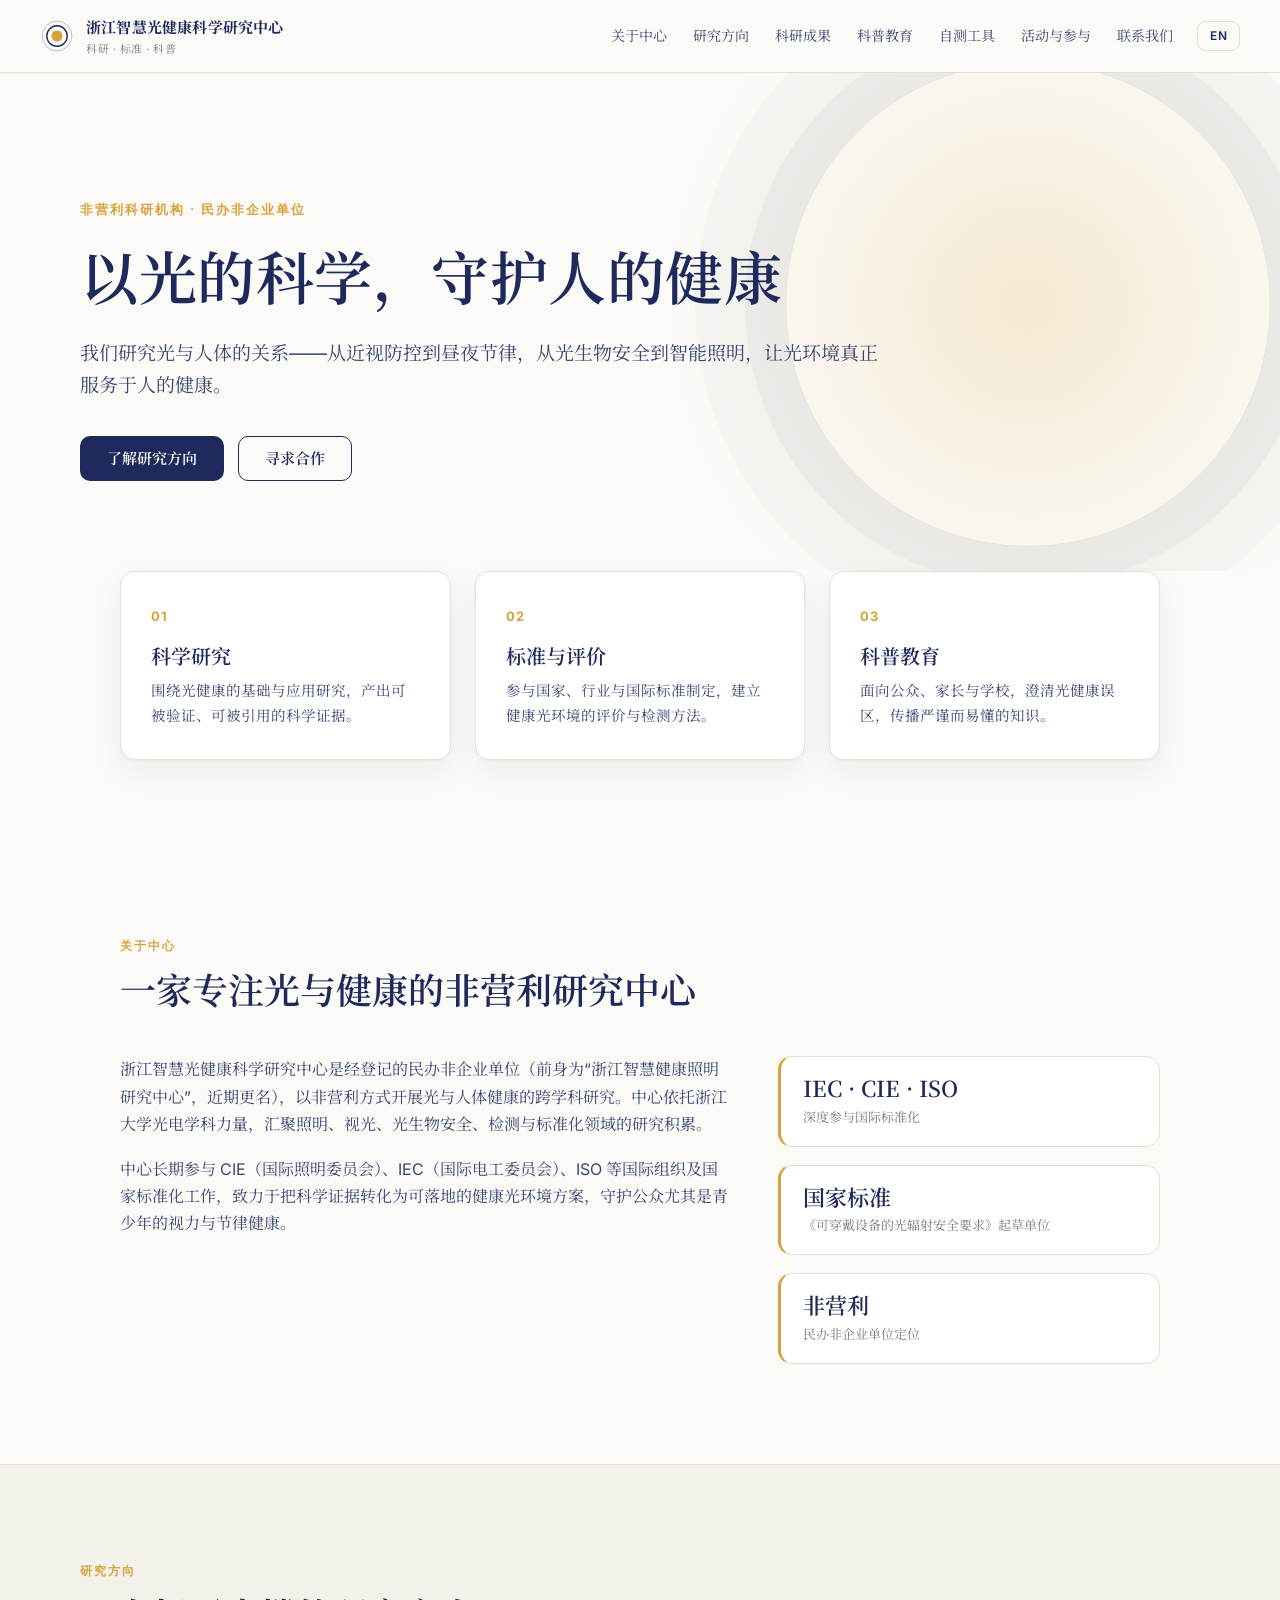
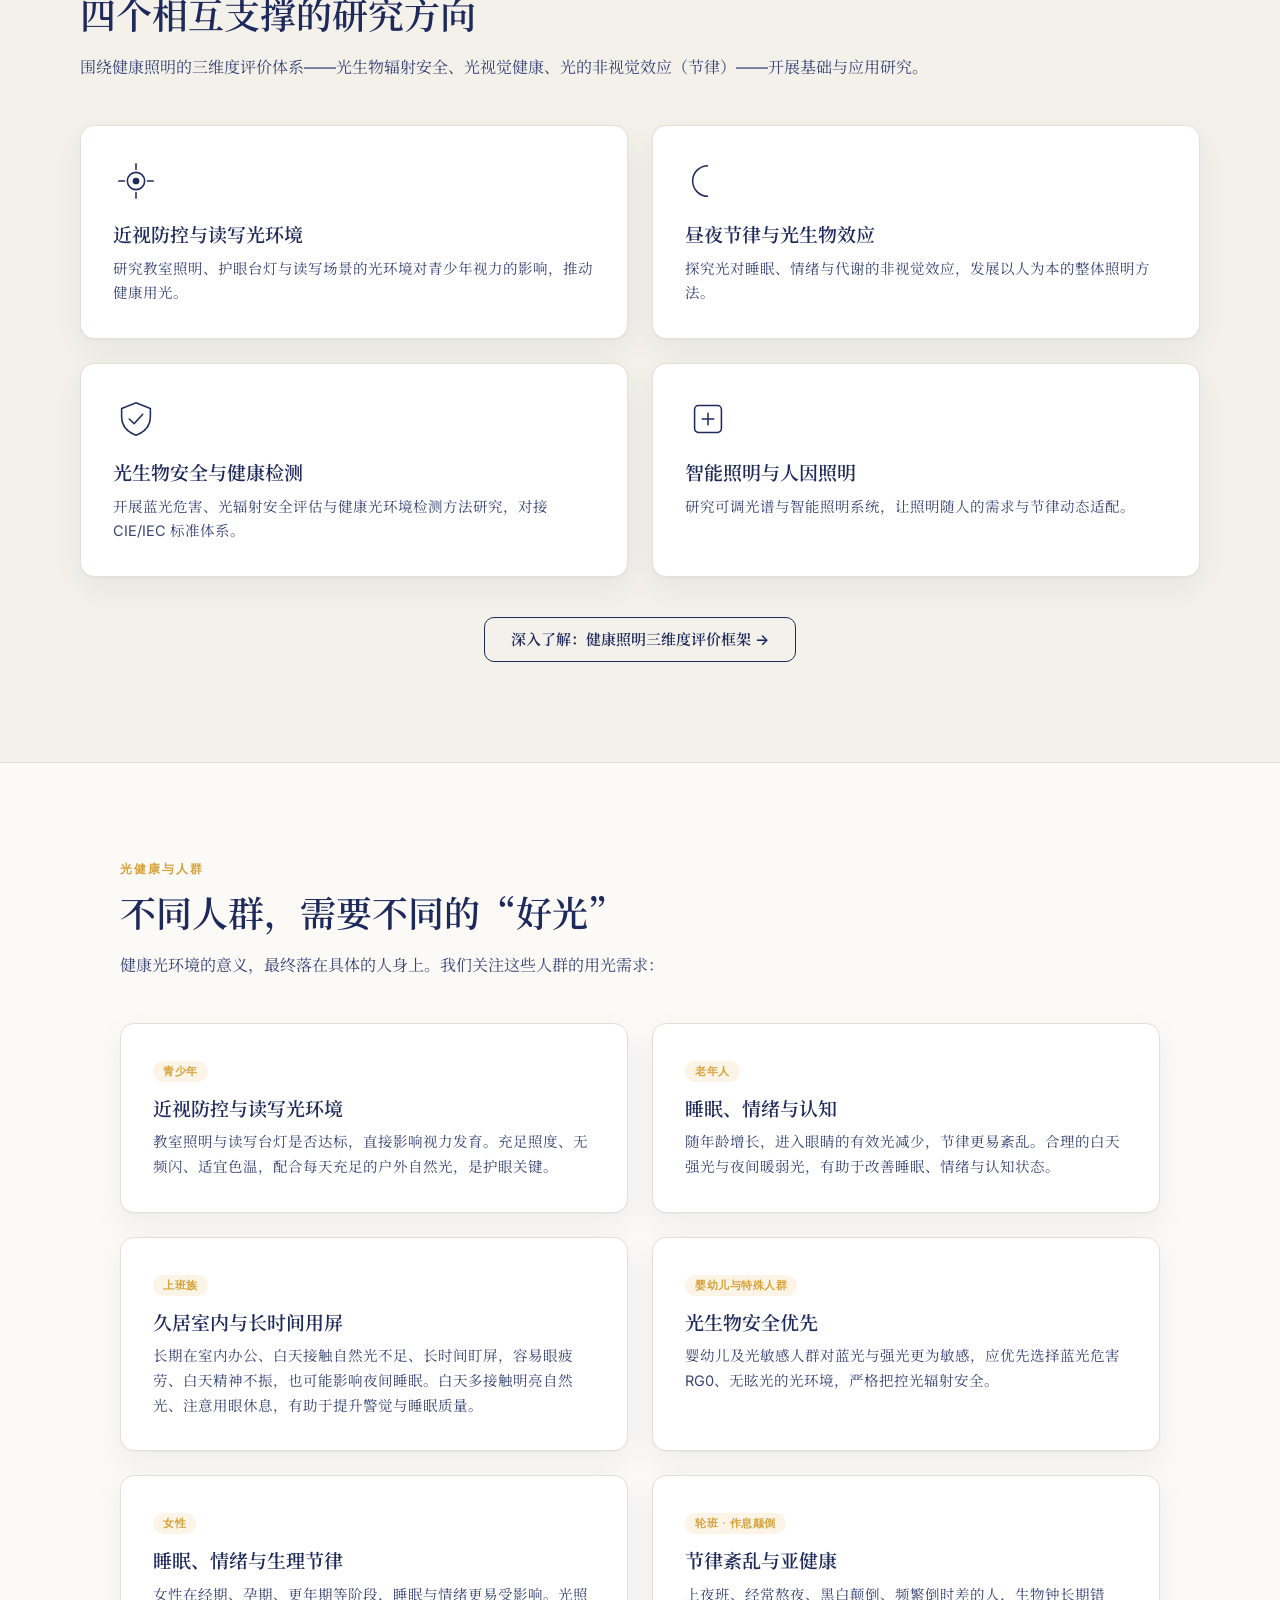
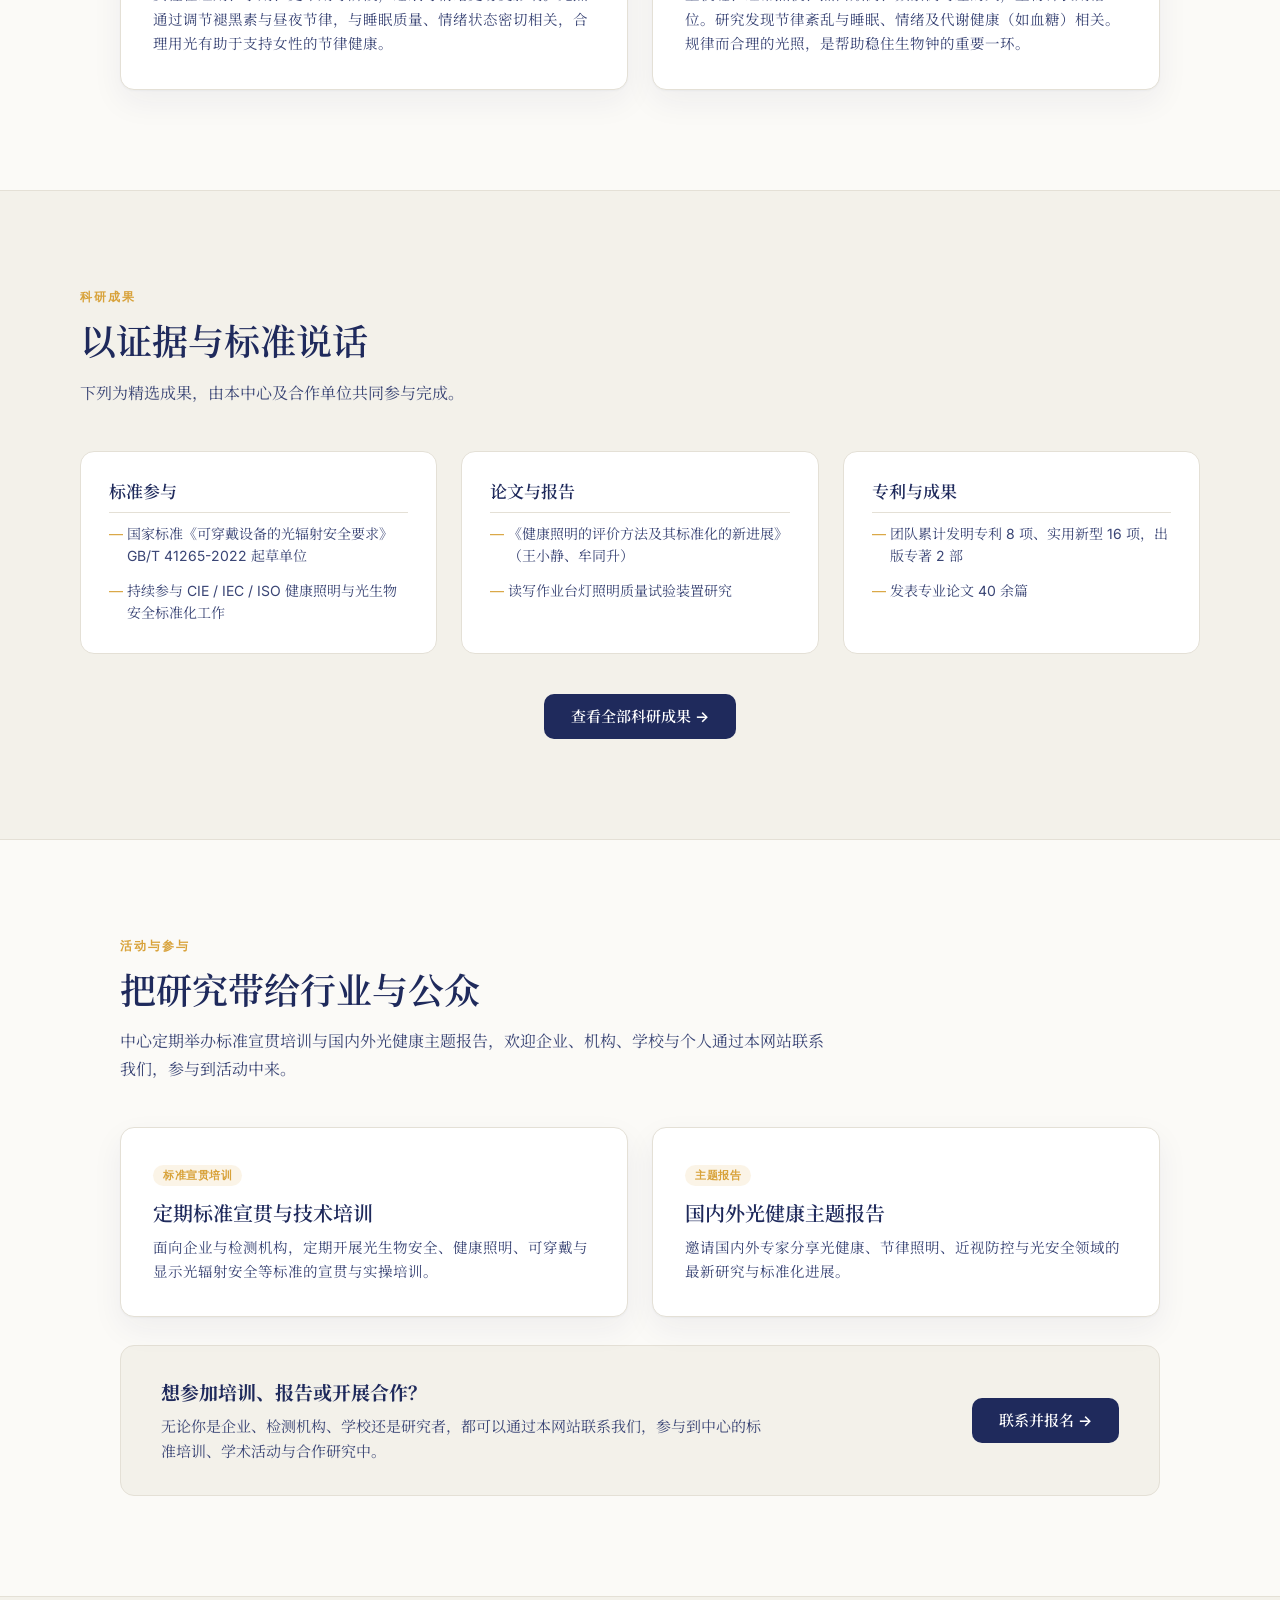
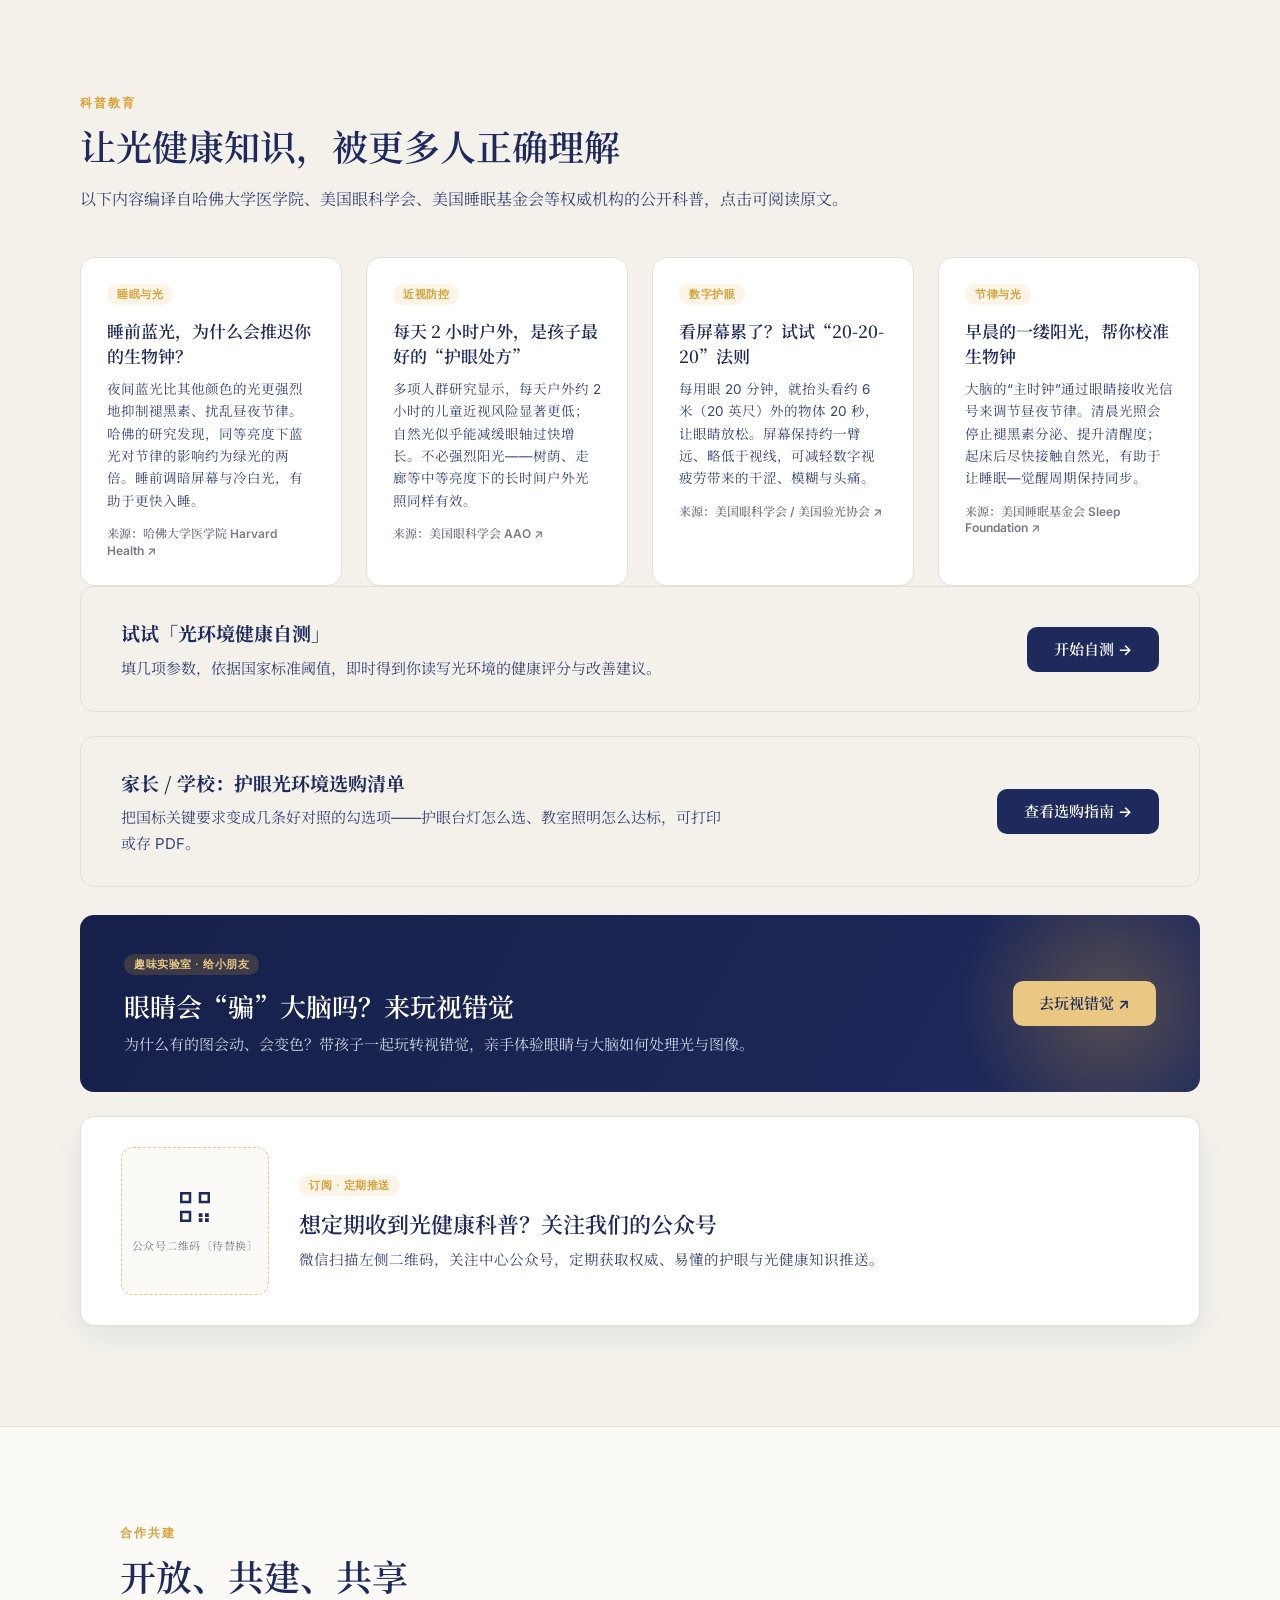
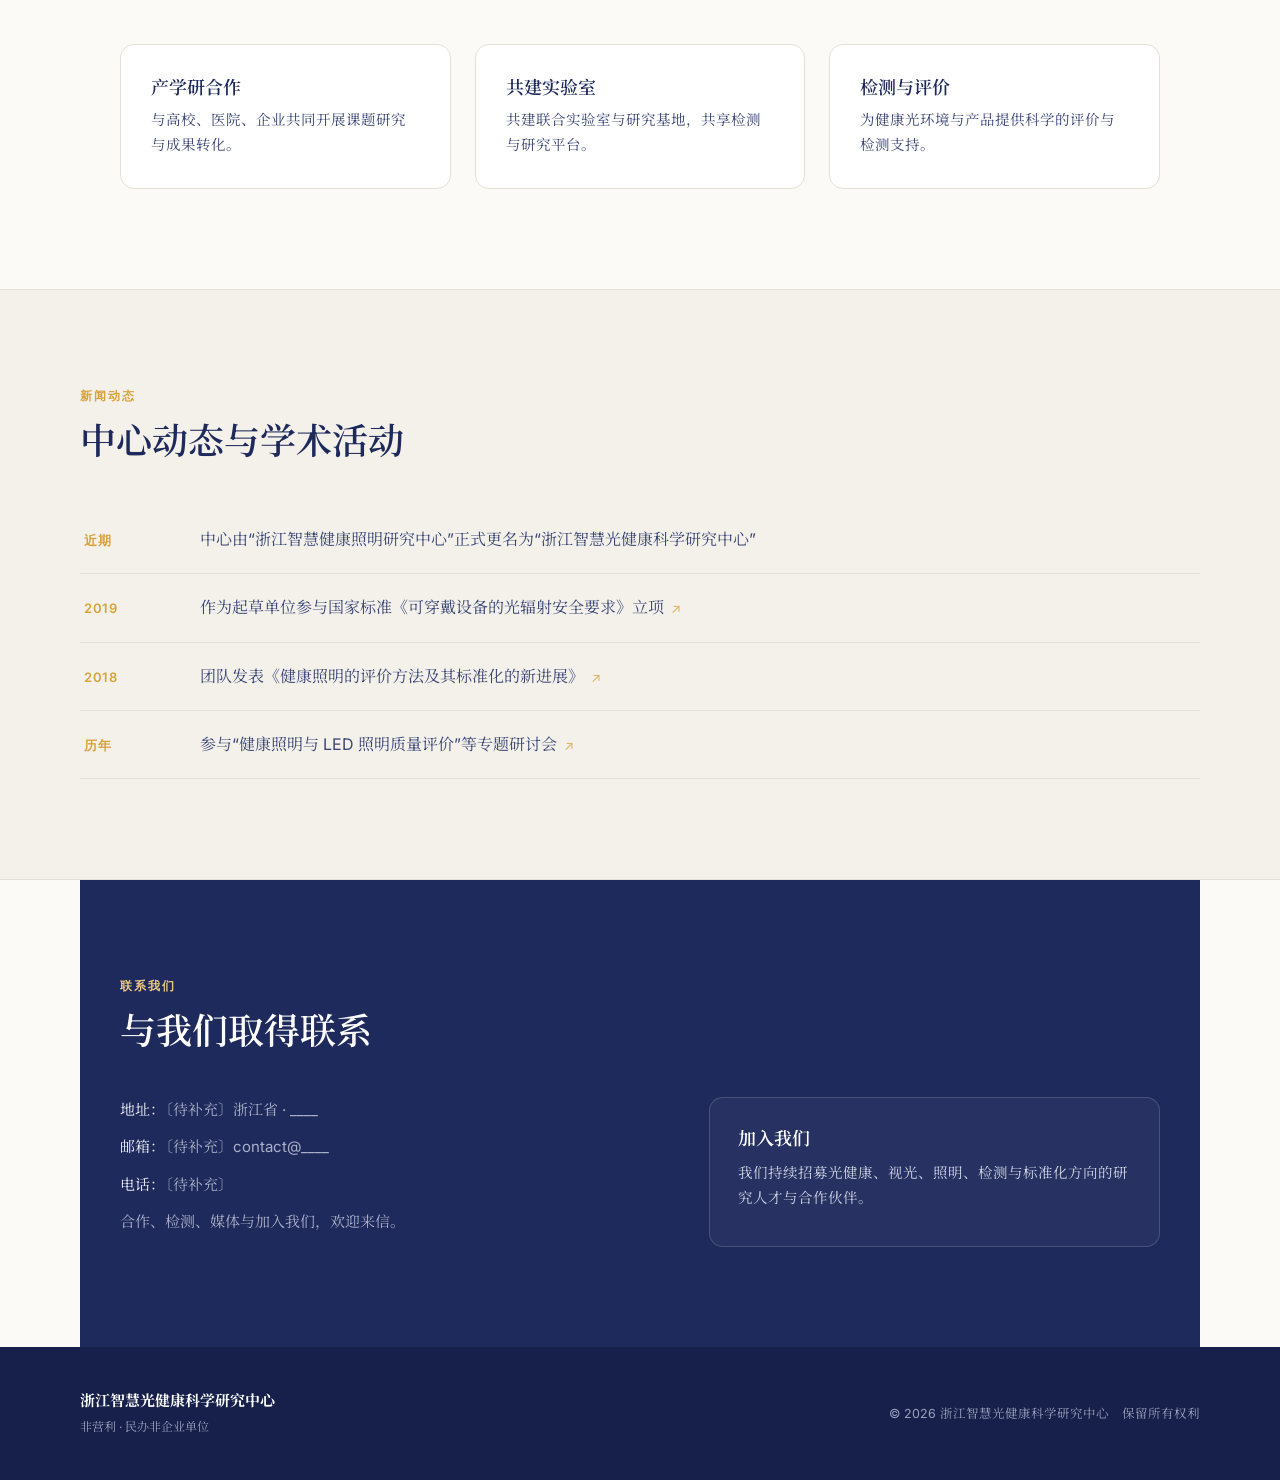
<file: index.html>
<!DOCTYPE html>
<html lang="zh">
<head>
<meta charset="UTF-8">
<meta name="viewport" content="width=device-width, initial-scale=1.0">
<title data-zh="浙江智慧光健康科学研究中心" data-en="Zhejiang Research Center for Smart Light and Health">浙江智慧光健康科学研究中心</title>
<meta name="description" data-zh="浙江智慧光健康科学研究中心——专注光与健康的非营利科研机构，覆盖近视防控、昼夜节律、光生物安全与智能照明。" data-en="A non-profit research center dedicated to light and health: myopia prevention, circadian rhythms, photobiological safety and intelligent lighting.">
<link rel="preconnect" href="https://fonts.googleapis.com">
<link rel="preconnect" href="https://fonts.gstatic.com" crossorigin>
<link href="https://fonts.googleapis.com/css2?family=Inter:wght@400;500;600;700&family=Noto+Serif+SC:wght@500;600&display=swap" rel="stylesheet">
<link rel="stylesheet" href="css/styles.css">
<link rel="icon" href="data:image/svg+xml,%3Csvg xmlns='http://www.w3.org/2000/svg' viewBox='0 0 32 32'%3E%3Ccircle cx='16' cy='16' r='6' fill='%23d8a23a'/%3E%3Ccircle cx='16' cy='16' r='11' fill='none' stroke='%231f2a5c' stroke-width='1.5'/%3E%3Ccircle cx='16' cy='16' r='15' fill='none' stroke='%231f2a5c' stroke-width='1' opacity='0.4'/%3E%3C/svg%3E">
</head>
<body>

<!-- ===== 顶部导航 ===== -->
<header class="nav" id="top">
  <a class="brand" href="#top">
    <span class="brand-mark" aria-hidden="true">
      <svg viewBox="0 0 40 40" width="34" height="34">
        <circle cx="20" cy="20" r="6.5" fill="var(--gold)"/>
        <circle cx="20" cy="20" r="12" fill="none" stroke="var(--ink)" stroke-width="1.6"/>
        <circle cx="20" cy="20" r="17.5" fill="none" stroke="var(--ink)" stroke-width="1" opacity="0.35"/>
      </svg>
    </span>
    <span class="brand-text">
      <strong data-zh="浙江智慧光健康科学研究中心" data-en="Smart Light &amp; Health">浙江智慧光健康科学研究中心</strong>
      <small data-zh="科研 · 标准 · 科普" data-en="Zhejiang Research Center for Smart Light and Health">科研 · 标准 · 科普</small>
    </span>
  </a>

  <nav class="nav-links" id="navLinks">
    <a href="#about"    data-zh="关于中心" data-en="About">关于中心</a>
    <a href="#research" data-zh="研究方向" data-en="Research">研究方向</a>
    <a href="chengguo.html" data-zh="科研成果" data-en="Output">科研成果</a>
    <a href="#knowledge" data-zh="科普教育" data-en="Knowledge">科普教育</a>
    <a href="zice.html" data-zh="自测工具" data-en="Self-check">自测工具</a>
    <a href="#engage"   data-zh="活动与参与" data-en="Engage">活动与参与</a>
    <a href="#contact"  data-zh="联系我们" data-en="Contact">联系我们</a>
  </nav>

  <div class="nav-actions">
    <button id="langToggle" class="lang-btn" aria-label="Switch language">EN</button>
    <button id="menuToggle" class="menu-btn" aria-label="Menu"><span></span><span></span><span></span></button>
  </div>
</header>

<!-- ===== 首屏 ===== -->
<section class="hero">
  <div class="hero-glow" aria-hidden="true"></div>
  <div class="hero-inner">
    <p class="eyebrow" data-zh="非营利科研机构 · 民办非企业单位" data-en="Non-profit research institution">非营利科研机构 · 民办非企业单位</p>
    <h1 data-zh="以光的科学，守护人的健康" data-en="The science of light, in service of human health">以光的科学，守护人的健康</h1>
    <p class="hero-sub" data-zh="我们研究光与人体的关系——从近视防控到昼夜节律，从光生物安全到智能照明，让光环境真正服务于人的健康。" data-en="We study how light shapes human health — from myopia prevention and circadian rhythms to photobiological safety and intelligent lighting.">我们研究光与人体的关系——从近视防控到昼夜节律，从光生物安全到智能照明，让光环境真正服务于人的健康。</p>
    <div class="hero-cta">
      <a class="btn btn-primary" href="#research" data-zh="了解研究方向" data-en="Explore our research">了解研究方向</a>
      <a class="btn btn-ghost" href="#collab" data-zh="寻求合作" data-en="Partner with us">寻求合作</a>
    </div>
  </div>
</section>

<!-- ===== 三大价值 ===== -->
<section class="pillars">
  <div class="pillar">
    <span class="pillar-no">01</span>
    <h3 data-zh="科学研究" data-en="Research">科学研究</h3>
    <p data-zh="围绕光健康的基础与应用研究，产出可被验证、可被引用的科学证据。" data-en="Fundamental and applied research producing verifiable, citable scientific evidence on light and health.">围绕光健康的基础与应用研究，产出可被验证、可被引用的科学证据。</p>
  </div>
  <div class="pillar">
    <span class="pillar-no">02</span>
    <h3 data-zh="标准与评价" data-en="Standards">标准与评价</h3>
    <p data-zh="参与国家、行业与国际标准制定，建立健康光环境的评价与检测方法。" data-en="Contributing to national, industry and international standards, and methods for evaluating healthy lighting.">参与国家、行业与国际标准制定，建立健康光环境的评价与检测方法。</p>
  </div>
  <div class="pillar">
    <span class="pillar-no">03</span>
    <h3 data-zh="科普教育" data-en="Public Education">科普教育</h3>
    <p data-zh="面向公众、家长与学校，澄清光健康误区，传播严谨而易懂的知识。" data-en="Clear, rigorous public education for families and schools, dispelling myths about light and health.">面向公众、家长与学校，澄清光健康误区，传播严谨而易懂的知识。</p>
  </div>
</section>

<!-- ===== 关于中心 ===== -->
<section class="block" id="about">
  <div class="block-head">
    <p class="kicker" data-zh="关于中心" data-en="About">关于中心</p>
    <h2 data-zh="一家专注光与健康的非营利研究中心" data-en="A non-profit center devoted to light and health">一家专注光与健康的非营利研究中心</h2>
  </div>
  <div class="about-grid">
    <div class="about-text">
      <p data-zh="浙江智慧光健康科学研究中心是经登记的民办非企业单位（前身为“浙江智慧健康照明研究中心”，近期更名），以非营利方式开展光与人体健康的跨学科研究。中心依托浙江大学光电学科力量，汇聚照明、视光、光生物安全、检测与标准化领域的研究积累。" data-en="The Center is a registered non-profit institution — formerly the Zhejiang Smart Health Lighting Research Center, recently renamed — conducting interdisciplinary research on light and human health. It draws on optoelectronics expertise from Zhejiang University and accumulated research in lighting, optometry, photobiological safety, testing and standardization.">浙江智慧光健康科学研究中心是经登记的民办非企业单位（前身为“浙江智慧健康照明研究中心”，近期更名），以非营利方式开展光与人体健康的跨学科研究。中心依托浙江大学光电学科力量，汇聚照明、视光、光生物安全、检测与标准化领域的研究积累。</p>
      <p data-zh="中心长期参与 CIE（国际照明委员会）、IEC（国际电工委员会）、ISO 等国际组织及国家标准化工作，致力于把科学证据转化为可落地的健康光环境方案，守护公众尤其是青少年的视力与节律健康。" data-en="The Center is a long-standing contributor to standardization work within CIE, IEC and ISO as well as national standards, turning scientific evidence into practical healthy-lighting solutions that protect public — and especially children's — vision and circadian health.">中心长期参与 CIE（国际照明委员会）、IEC（国际电工委员会）、ISO 等国际组织及国家标准化工作，致力于把科学证据转化为可落地的健康光环境方案，守护公众尤其是青少年的视力与节律健康。</p>
    </div>
    <ul class="stat-list">
      <li><strong data-zh="IEC · CIE · ISO" data-en="IEC · CIE · ISO">IEC · CIE · ISO</strong><span data-zh="深度参与国际标准化" data-en="Active in international standards">深度参与国际标准化</span></li>
      <li><strong data-zh="国家标准" data-en="National Standard">国家标准</strong><span data-zh="《可穿戴设备的光辐射安全要求》起草单位" data-en="Drafter of GB on wearable optical radiation safety">《可穿戴设备的光辐射安全要求》起草单位</span></li>
      <li><strong data-zh="非营利" data-en="Non-profit">非营利</strong><span data-zh="民办非企业单位定位" data-en="Public-benefit status">民办非企业单位定位</span></li>
    </ul>
  </div>
</section>

<!-- ===== 研究方向 ===== -->
<section class="block alt" id="research">
  <div class="block-head">
    <p class="kicker" data-zh="研究方向" data-en="Research Areas">研究方向</p>
    <h2 data-zh="四个相互支撑的研究方向" data-en="Four interconnected research areas">四个相互支撑的研究方向</h2>
    <p class="block-intro" data-zh="围绕健康照明的三维度评价体系——光生物辐射安全、光视觉健康、光的非视觉效应（节律）——开展基础与应用研究。" data-en="Our work is organized around a three-dimension framework for evaluating healthy lighting: photobiological radiation safety, visual health, and the non-visual (circadian) effects of light.">围绕健康照明的三维度评价体系——光生物辐射安全、光视觉健康、光的非视觉效应（节律）——开展基础与应用研究。</p>
  </div>
  <div class="cards">
    <article class="card">
      <span class="card-icon" aria-hidden="true"><svg viewBox="0 0 48 48"><circle cx="24" cy="24" r="9" fill="none" stroke="currentColor" stroke-width="1.6"/><circle cx="24" cy="24" r="3.5" fill="currentColor"/><path d="M6 24h6M36 24h6M24 6v6M24 36v6" stroke="currentColor" stroke-width="1.6" stroke-linecap="round"/></svg></span>
      <h3 data-zh="近视防控与读写光环境" data-en="Myopia Prevention &amp; Reading Light">近视防控与读写光环境</h3>
      <p data-zh="研究教室照明、护眼台灯与读写场景的光环境对青少年视力的影响，推动健康用光。" data-en="How classroom lighting, desk lamps and reading environments affect children's vision — toward healthier light.">研究教室照明、护眼台灯与读写场景的光环境对青少年视力的影响，推动健康用光。</p>
    </article>
    <article class="card">
      <span class="card-icon" aria-hidden="true"><svg viewBox="0 0 48 48"><path d="M24 8a16 16 0 1 0 0 32 12 12 0 0 1 0-32z" fill="none" stroke="currentColor" stroke-width="1.6"/></svg></span>
      <h3 data-zh="昼夜节律与光生物效应" data-en="Circadian Rhythms &amp; Photobiology">昼夜节律与光生物效应</h3>
      <p data-zh="探究光对睡眠、情绪与代谢的非视觉效应，发展以人为本的整体照明方法。" data-en="The non-visual effects of light on sleep, mood and metabolism, advancing human-centric lighting.">探究光对睡眠、情绪与代谢的非视觉效应，发展以人为本的整体照明方法。</p>
    </article>
    <article class="card">
      <span class="card-icon" aria-hidden="true"><svg viewBox="0 0 48 48"><path d="M24 7l15 6v9c0 10-7 16-15 19-8-3-15-9-15-19v-9z" fill="none" stroke="currentColor" stroke-width="1.6"/><path d="M17 24l5 5 9-10" fill="none" stroke="currentColor" stroke-width="1.6" stroke-linecap="round" stroke-linejoin="round"/></svg></span>
      <h3 data-zh="光生物安全与健康检测" data-en="Photobiological Safety &amp; Testing">光生物安全与健康检测</h3>
      <p data-zh="开展蓝光危害、光辐射安全评估与健康光环境检测方法研究，对接 CIE/IEC 标准体系。" data-en="Blue-light hazard, optical radiation safety and healthy-lighting test methods, aligned with CIE/IEC standards.">开展蓝光危害、光辐射安全评估与健康光环境检测方法研究，对接 CIE/IEC 标准体系。</p>
    </article>
    <article class="card">
      <span class="card-icon" aria-hidden="true"><svg viewBox="0 0 48 48"><rect x="10" y="10" width="28" height="28" rx="4" fill="none" stroke="currentColor" stroke-width="1.6"/><path d="M18 24h12M24 18v12" stroke="currentColor" stroke-width="1.6" stroke-linecap="round"/></svg></span>
      <h3 data-zh="智能照明与人因照明" data-en="Intelligent &amp; Human-Centric Lighting">智能照明与人因照明</h3>
      <p data-zh="研究可调光谱与智能照明系统，让照明随人的需求与节律动态适配。" data-en="Tunable-spectrum and intelligent lighting systems that adapt dynamically to human needs and rhythms.">研究可调光谱与智能照明系统，让照明随人的需求与节律动态适配。</p>
    </article>
  </div>
  <p style="text-align:center;margin-top:40px"><a class="btn btn-ghost" href="framework.html" data-zh="深入了解：健康照明三维度评价框架 →" data-en="Learn more: the three-dimension framework for healthy lighting →">深入了解：健康照明三维度评价框架 →</a></p>
</section>

<!-- ===== 光健康与人群 ===== -->
<section class="block" id="groups">
  <div class="block-head">
    <p class="kicker" data-zh="光健康与人群" data-en="Light &amp; People">光健康与人群</p>
    <h2 data-zh="不同人群，需要不同的“好光”" data-en="Different people need different “good light”">不同人群，需要不同的“好光”</h2>
    <p class="block-intro" data-zh="健康光环境的意义，最终落在具体的人身上。我们关注这些人群的用光需求：" data-en="Healthy lighting matters most for real people. We focus on the lighting needs of these groups:">健康光环境的意义，最终落在具体的人身上。我们关注这些人群的用光需求：</p>
  </div>
  <div class="cards">
    <article class="card">
      <span class="know-tag" data-zh="青少年" data-en="Children &amp; teens">青少年</span>
      <h3 data-zh="近视防控与读写光环境" data-en="Myopia prevention &amp; reading light">近视防控与读写光环境</h3>
      <p data-zh="教室照明与读写台灯是否达标，直接影响视力发育。充足照度、无频闪、适宜色温，配合每天充足的户外自然光，是护眼关键。" data-en="Classroom lighting and desk lamps directly affect developing vision. Adequate illuminance, no flicker and suitable color temperature — plus enough daily outdoor daylight — are key to protecting eyes.">教室照明与读写台灯是否达标，直接影响视力发育。充足照度、无频闪、适宜色温，配合每天充足的户外自然光，是护眼关键。</p>
    </article>
    <article class="card">
      <span class="know-tag" data-zh="老年人" data-en="Older adults">老年人</span>
      <h3 data-zh="睡眠、情绪与认知" data-en="Sleep, mood &amp; cognition">睡眠、情绪与认知</h3>
      <p data-zh="随年龄增长，进入眼睛的有效光减少，节律更易紊乱。合理的白天强光与夜间暖弱光，有助于改善睡眠、情绪与认知状态。" data-en="With age, less effective light reaches the eye and circadian rhythms drift. Bright daytime light and warm, dim light at night can help improve sleep, mood and cognition.">随年龄增长，进入眼睛的有效光减少，节律更易紊乱。合理的白天强光与夜间暖弱光，有助于改善睡眠、情绪与认知状态。</p>
    </article>
    <article class="card">
      <span class="know-tag" data-zh="上班族" data-en="Office workers">上班族</span>
      <h3 data-zh="久居室内与长时间用屏" data-en="Indoor hours &amp; screen time">久居室内与长时间用屏</h3>
      <p data-zh="长期在室内办公、白天接触自然光不足、长时间盯屏，容易眼疲劳、白天精神不振，也可能影响夜间睡眠。白天多接触明亮自然光、注意用眼休息，有助于提升警觉与睡眠质量。" data-en="Long indoor office hours, too little daytime daylight and prolonged screen time bring eye strain, daytime drowsiness and can disturb night sleep. More bright daylight by day and regular eye breaks help alertness and sleep.">长期在室内办公、白天接触自然光不足、长时间盯屏，容易眼疲劳、白天精神不振，也可能影响夜间睡眠。白天多接触明亮自然光、注意用眼休息，有助于提升警觉与睡眠质量。</p>
    </article>
    <article class="card">
      <span class="know-tag" data-zh="婴幼儿与特殊人群" data-en="Infants &amp; sensitive groups">婴幼儿与特殊人群</span>
      <h3 data-zh="光生物安全优先" data-en="Photobiological safety first">光生物安全优先</h3>
      <p data-zh="婴幼儿及光敏感人群对蓝光与强光更为敏感，应优先选择蓝光危害 RG0、无眩光的光环境，严格把控光辐射安全。" data-en="Infants and light-sensitive people are more vulnerable to blue and intense light; prioritize RG0, glare-free environments and strict optical-radiation safety.">婴幼儿及光敏感人群对蓝光与强光更为敏感，应优先选择蓝光危害 RG0、无眩光的光环境，严格把控光辐射安全。</p>
    </article>
    <article class="card">
      <span class="know-tag" data-zh="女性" data-en="Women">女性</span>
      <h3 data-zh="睡眠、情绪与生理节律" data-en="Sleep, mood &amp; hormonal rhythms">睡眠、情绪与生理节律</h3>
      <p data-zh="女性在经期、孕期、更年期等阶段，睡眠与情绪更易受影响。光照通过调节褪黑素与昼夜节律，与睡眠质量、情绪状态密切相关，合理用光有助于支持女性的节律健康。" data-en="Across menstrual, pregnancy and menopausal stages, women's sleep and mood are more easily affected. By shaping melatonin and circadian rhythm, light is closely linked to sleep quality and mood; well-designed lighting can support women's circadian health.">女性在经期、孕期、更年期等阶段，睡眠与情绪更易受影响。光照通过调节褪黑素与昼夜节律，与睡眠质量、情绪状态密切相关，合理用光有助于支持女性的节律健康。</p>
    </article>
    <article class="card">
      <span class="know-tag" data-zh="轮班 · 作息颠倒" data-en="Shift &amp; night work">轮班 · 作息颠倒</span>
      <h3 data-zh="节律紊乱与亚健康" data-en="Circadian disruption &amp; sub-health">节律紊乱与亚健康</h3>
      <p data-zh="上夜班、经常熬夜、黑白颠倒、频繁倒时差的人，生物钟长期错位。研究发现节律紊乱与睡眠、情绪及代谢健康（如血糖）相关。规律而合理的光照，是帮助稳住生物钟的重要一环。" data-en="Night-shift work, frequent late nights, day-for-night living and jet lag leave the body clock chronically misaligned. Circadian disruption is associated with sleep, mood and metabolic health (e.g. blood glucose). Regular, well-designed light helps stabilize the body clock.">上夜班、经常熬夜、黑白颠倒、频繁倒时差的人，生物钟长期错位。研究发现节律紊乱与睡眠、情绪及代谢健康（如血糖）相关。规律而合理的光照，是帮助稳住生物钟的重要一环。</p>
    </article>
  </div>
</section>

<!-- ===== 科研成果 ===== -->
<section class="block alt" id="publications">
  <div class="block-head">
    <p class="kicker" data-zh="科研成果" data-en="Publications">科研成果</p>
    <h2 data-zh="以证据与标准说话" data-en="Speaking through evidence and standards">以证据与标准说话</h2>
    <p class="block-intro" data-zh="下列为精选成果，由本中心及合作单位共同参与完成。" data-en="A selection of highlights, produced by the Center together with its partner institutions.">下列为精选成果，由本中心及合作单位共同参与完成。</p>
  </div>
  <div class="pub-grid">
    <div class="pub-col">
      <h4 data-zh="标准参与" data-en="Standards">标准参与</h4>
      <ul class="pub-items">
        <li data-zh="国家标准《可穿戴设备的光辐射安全要求》GB/T 41265-2022 起草单位" data-en="Drafting unit of national standard GB/T 41265-2022 “Optical radiation safety requirements of wearable devices”">国家标准《可穿戴设备的光辐射安全要求》GB/T 41265-2022 起草单位</li>
        <li data-zh="持续参与 CIE / IEC / ISO 健康照明与光生物安全标准化工作" data-en="Ongoing participation in CIE / IEC / ISO standardization on healthy lighting and photobiological safety">持续参与 CIE / IEC / ISO 健康照明与光生物安全标准化工作</li>
      </ul>
    </div>
    <div class="pub-col">
      <h4 data-zh="论文与报告" data-en="Papers &amp; Reports">论文与报告</h4>
      <ul class="pub-items">
        <li data-zh="《健康照明的评价方法及其标准化的新进展》（王小静、牟同升）" data-en="“New progress in evaluation methods and standardization of healthy lighting” (Wang X., Mou T.)">《健康照明的评价方法及其标准化的新进展》（王小静、牟同升）</li>
        <li data-zh="读写作业台灯照明质量试验装置研究" data-en="Research on a test apparatus for the lighting quality of reading/writing desk lamps">读写作业台灯照明质量试验装置研究</li>
      </ul>
    </div>
    <div class="pub-col">
      <h4 data-zh="专利与成果" data-en="Patents &amp; Output">专利与成果</h4>
      <ul class="pub-items">
        <li data-zh="团队累计发明专利 8 项、实用新型 16 项，出版专著 2 部" data-en="The team holds 8 invention patents, 16 utility-model patents and 2 published books">团队累计发明专利 8 项、实用新型 16 项，出版专著 2 部</li>
        <li data-zh="发表专业论文 40 余篇" data-en="40+ professional papers published">发表专业论文 40 余篇</li>
      </ul>
    </div>
  </div>
  <p style="text-align:center;margin-top:40px"><a class="btn btn-primary" href="chengguo.html" data-zh="查看全部科研成果 →" data-en="View all research output →">查看全部科研成果 →</a></p>
</section>

<!-- ===== 活动与参与 ===== -->
<section class="block" id="engage">
  <div class="block-head">
    <p class="kicker" data-zh="活动与参与" data-en="Engage">活动与参与</p>
    <h2 data-zh="把研究带给行业与公众" data-en="Bringing research to industry and the public">把研究带给行业与公众</h2>
    <p class="block-intro" data-zh="中心定期举办标准宣贯培训与国内外光健康主题报告，欢迎企业、机构、学校与个人通过本网站联系我们，参与到活动中来。" data-en="The Center regularly runs standards-training sessions and light-health talks by speakers from China and abroad. Companies, institutions, schools and individuals are all welcome to reach us through this website and take part.">中心定期举办标准宣贯培训与国内外光健康主题报告，欢迎企业、机构、学校与个人通过本网站联系我们，参与到活动中来。</p>
  </div>
  <div class="engage-grid">
    <article class="engage-card">
      <span class="know-tag" data-zh="标准宣贯培训" data-en="Standards Training">标准宣贯培训</span>
      <h3 data-zh="定期标准宣贯与技术培训" data-en="Regular standards briefings and technical training">定期标准宣贯与技术培训</h3>
      <p data-zh="面向企业与检测机构，定期开展光生物安全、健康照明、可穿戴与显示光辐射安全等标准的宣贯与实操培训。" data-en="For companies and testing labs: regular briefings and hands-on training on standards for photobiological safety, healthy lighting, and wearable/display optical radiation safety.">面向企业与检测机构，定期开展光生物安全、健康照明、可穿戴与显示光辐射安全等标准的宣贯与实操培训。</p>
    </article>
    <article class="engage-card">
      <span class="know-tag" data-zh="主题报告" data-en="Featured Talks">主题报告</span>
      <h3 data-zh="国内外光健康主题报告" data-en="Light-health talks from home and abroad">国内外光健康主题报告</h3>
      <p data-zh="邀请国内外专家分享光健康、节律照明、近视防控与光安全领域的最新研究与标准化进展。" data-en="Experts from China and abroad share the latest research and standardization in light health, circadian lighting, myopia prevention and optical safety.">邀请国内外专家分享光健康、节律照明、近视防控与光安全领域的最新研究与标准化进展。</p>
    </article>
  </div>
  <div class="engage-cta">
    <div>
      <strong data-zh="想参加培训、报告或开展合作？" data-en="Want to join a session, a talk, or collaborate?">想参加培训、报告或开展合作？</strong>
      <p data-zh="无论你是企业、检测机构、学校还是研究者，都可以通过本网站联系我们，参与到中心的标准培训、学术活动与合作研究中。" data-en="Whether you are a company, a testing lab, a school or a researcher, reach us through this website to take part in the Center's training, academic events and joint research.">无论你是企业、检测机构、学校还是研究者，都可以通过本网站联系我们，参与到中心的标准培训、学术活动与合作研究中。</p>
    </div>
    <a class="btn btn-primary" href="#contact" data-zh="联系并报名 →" data-en="Contact &amp; sign up →">联系并报名 →</a>
  </div>
</section>

<!-- ===== 科普教育 ===== -->
<section class="block alt" id="knowledge">
  <div class="block-head">
    <p class="kicker" data-zh="科普教育" data-en="Public Knowledge">科普教育</p>
    <h2 data-zh="让光健康知识，被更多人正确理解" data-en="Making light-and-health knowledge widely and correctly understood">让光健康知识，被更多人正确理解</h2>
    <p class="block-intro" data-zh="以下内容编译自哈佛大学医学院、美国眼科学会、美国睡眠基金会等权威机构的公开科普，点击可阅读原文。" data-en="The following is adapted from public materials by Harvard Health, the American Academy of Ophthalmology, the Sleep Foundation and other authoritative bodies — click through to read the originals.">以下内容编译自哈佛大学医学院、美国眼科学会、美国睡眠基金会等权威机构的公开科普，点击可阅读原文。</p>
  </div>
  <div class="know-list">
    <a class="know-item" href="https://www.health.harvard.edu/healthy-aging-and-longevity/blue-light-has-a-dark-side" target="_blank" rel="noopener">
      <span class="know-tag" data-zh="睡眠与光" data-en="Light &amp; Sleep">睡眠与光</span>
      <h4 data-zh="睡前蓝光，为什么会推迟你的生物钟？" data-en="Why blue light before bed shifts your body clock">睡前蓝光，为什么会推迟你的生物钟？</h4>
      <p data-zh="夜间蓝光比其他颜色的光更强烈地抑制褪黑素、扰乱昼夜节律。哈佛的研究发现，同等亮度下蓝光对节律的影响约为绿光的两倍。睡前调暗屏幕与冷白光，有助于更快入睡。" data-en="At night, blue light suppresses melatonin and disrupts circadian rhythms more than other colors. Harvard research found it shifted rhythms about twice as much as comparable green light. Dimming screens and cool light before bed helps you fall asleep faster.">夜间蓝光比其他颜色的光更强烈地抑制褪黑素、扰乱昼夜节律。哈佛的研究发现，同等亮度下蓝光对节律的影响约为绿光的两倍。睡前调暗屏幕与冷白光，有助于更快入睡。</p>
      <span class="know-src" data-zh="来源：哈佛大学医学院 Harvard Health ↗" data-en="Source: Harvard Health ↗">来源：哈佛大学医学院 Harvard Health ↗</span>
    </a>
    <a class="know-item" href="https://www.aao.org/eye-health/news/prevent-childhood-myopia-sunshine-outdoors" target="_blank" rel="noopener">
      <span class="know-tag" data-zh="近视防控" data-en="Myopia">近视防控</span>
      <h4 data-zh="每天 2 小时户外，是孩子最好的“护眼处方”" data-en="Two hours outdoors a day — a child's best eye prescription">每天 2 小时户外，是孩子最好的“护眼处方”</h4>
      <p data-zh="多项人群研究显示，每天户外约 2 小时的儿童近视风险显著更低；自然光似乎能减缓眼轴过快增长。不必强烈阳光——树荫、走廊等中等亮度下的长时间户外光照同样有效。" data-en="Population studies link about two hours outdoors daily to markedly lower myopia risk in children; daylight appears to slow excessive eye growth. Intense sun isn't needed — longer time in moderate outdoor light works just as well.">多项人群研究显示，每天户外约 2 小时的儿童近视风险显著更低；自然光似乎能减缓眼轴过快增长。不必强烈阳光——树荫、走廊等中等亮度下的长时间户外光照同样有效。</p>
      <span class="know-src" data-zh="来源：美国眼科学会 AAO ↗" data-en="Source: American Academy of Ophthalmology ↗">来源：美国眼科学会 AAO ↗</span>
    </a>
    <a class="know-item" href="https://www.aoa.org/healthy-eyes/eye-and-vision-conditions/computer-vision-syndrome" target="_blank" rel="noopener">
      <span class="know-tag" data-zh="数字护眼" data-en="Screen Health">数字护眼</span>
      <h4 data-zh="看屏幕累了？试试“20-20-20”法则" data-en="Tired eyes? Try the 20-20-20 rule">看屏幕累了？试试“20-20-20”法则</h4>
      <p data-zh="每用眼 20 分钟，就抬头看约 6 米（20 英尺）外的物体 20 秒，让眼睛放松。屏幕保持约一臂远、略低于视线，可减轻数字视疲劳带来的干涩、模糊与头痛。" data-en="Every 20 minutes of screen time, look at something about 6 m (20 ft) away for 20 seconds. Keeping screens roughly an arm's length away and slightly below eye level eases the dryness, blur and headaches of digital eye strain.">每用眼 20 分钟，就抬头看约 6 米（20 英尺）外的物体 20 秒，让眼睛放松。屏幕保持约一臂远、略低于视线，可减轻数字视疲劳带来的干涩、模糊与头痛。</p>
      <span class="know-src" data-zh="来源：美国眼科学会 / 美国验光协会 ↗" data-en="Source: AAO / American Optometric Association ↗">来源：美国眼科学会 / 美国验光协会 ↗</span>
    </a>
    <a class="know-item" href="https://www.sleepfoundation.org/bedroom-environment/light-and-sleep" target="_blank" rel="noopener">
      <span class="know-tag" data-zh="节律与光" data-en="Circadian Light">节律与光</span>
      <h4 data-zh="早晨的一缕阳光，帮你校准生物钟" data-en="Morning light helps reset your body clock">早晨的一缕阳光，帮你校准生物钟</h4>
      <p data-zh="大脑的“主时钟”通过眼睛接收光信号来调节昼夜节律。清晨光照会停止褪黑素分泌、提升清醒度；起床后尽快接触自然光，有助于让睡眠—觉醒周期保持同步。" data-en="The brain's master clock uses light signals from the eyes to set circadian rhythm. Morning light halts melatonin and boosts alertness; getting daylight soon after waking helps keep the sleep–wake cycle in sync.">大脑的“主时钟”通过眼睛接收光信号来调节昼夜节律。清晨光照会停止褪黑素分泌、提升清醒度；起床后尽快接触自然光，有助于让睡眠—觉醒周期保持同步。</p>
      <span class="know-src" data-zh="来源：美国睡眠基金会 Sleep Foundation ↗" data-en="Source: Sleep Foundation ↗">来源：美国睡眠基金会 Sleep Foundation ↗</span>
    </a>
  </div>

  <div class="engage-cta" style="margin-bottom:24px">
    <div>
      <strong data-zh="试试「光环境健康自测」" data-en="Try the Light Environment Self-Check">试试「光环境健康自测」</strong>
      <p data-zh="填几项参数，依据国家标准阈值，即时得到你读写光环境的健康评分与改善建议。" data-en="Enter a few parameters and instantly get a health score and improvement tips for your reading light, based on national-standard thresholds.">填几项参数，依据国家标准阈值，即时得到你读写光环境的健康评分与改善建议。</p>
    </div>
    <a class="btn btn-primary" href="zice.html" data-zh="开始自测 →" data-en="Start the self-check →">开始自测 →</a>
  </div>

  <div class="engage-cta" style="margin-bottom:24px">
    <div>
      <strong data-zh="家长 / 学校：护眼光环境选购清单" data-en="Parents / schools: eye-care lighting checklists">家长 / 学校：护眼光环境选购清单</strong>
      <p data-zh="把国标关键要求变成几条好对照的勾选项——护眼台灯怎么选、教室照明怎么达标，可打印或存 PDF。" data-en="National-standard requirements turned into simple tick-boxes — how to pick a desk lamp and meet classroom-lighting standards. Printable or save as PDF.">把国标关键要求变成几条好对照的勾选项——护眼台灯怎么选、教室照明怎么达标，可打印或存 PDF。</p>
    </div>
    <a class="btn btn-primary" href="zhinan.html" data-zh="查看选购指南 →" data-en="View the guides →">查看选购指南 →</a>
  </div>

  <a class="funlab" href="https://eyes-brain-magic.netlify.app/" target="_blank" rel="noopener">
    <div class="funlab-text">
      <span class="know-tag" data-zh="趣味实验室 · 给小朋友" data-en="Fun Lab · For Kids">趣味实验室 · 给小朋友</span>
      <h3 data-zh="眼睛会“骗”大脑吗？来玩视错觉" data-en="Can your eyes fool your brain? Play with optical illusions">眼睛会“骗”大脑吗？来玩视错觉</h3>
      <p data-zh="为什么有的图会动、会变色？带孩子一起玩转视错觉，亲手体验眼睛与大脑如何处理光与图像。" data-en="Why do some pictures seem to move or change color? Explore optical illusions with your kids and discover how eyes and brain process light and images.">为什么有的图会动、会变色？带孩子一起玩转视错觉，亲手体验眼睛与大脑如何处理光与图像。</p>
    </div>
    <span class="funlab-cta" data-zh="去玩视错觉 ↗" data-en="Play now ↗">去玩视错觉 ↗</span>
  </a>

  <div class="subscribe">
    <div class="subscribe-qr" aria-hidden="true">
      <svg viewBox="0 0 64 64" width="40" height="40"><path fill="currentColor" d="M8 8h18v18H8V8zm4 4v10h10V12H12zm26-4h18v18H38V8zm4 4v10h10V12H42zM8 38h18v18H8V38zm4 4v10h10V42H12zm26 0h6v6h-6v-6zm10 0h6v6h-6v-6zm-10 8h6v6h-6v-6zm10 0h6v6h-6v-6z"/></svg>
      <span data-zh="公众号二维码〔待替换〕" data-en="QR code 〔to be added〕">公众号二维码〔待替换〕</span>
    </div>
    <div class="subscribe-text">
      <span class="know-tag" data-zh="订阅 · 定期推送" data-en="Subscribe · Regular updates">订阅 · 定期推送</span>
      <h3 data-zh="想定期收到光健康科普？关注我们的公众号" data-en="Want regular light-health tips? Follow our WeChat Official Account">想定期收到光健康科普？关注我们的公众号</h3>
      <p data-zh="微信扫描左侧二维码，关注中心公众号，定期获取权威、易懂的护眼与光健康知识推送。" data-en="Scan the QR code with WeChat to follow our official account and receive authoritative, easy-to-understand updates on eye care and light health.">微信扫描左侧二维码，关注中心公众号，定期获取权威、易懂的护眼与光健康知识推送。</p>
    </div>
  </div>
</section>

<!-- ===== 合作共建 ===== -->
<section class="block" id="collab">
  <div class="block-head">
    <p class="kicker" data-zh="合作共建" data-en="Collaboration">合作共建</p>
    <h2 data-zh="开放、共建、共享" data-en="Open, collaborative, shared">开放、共建、共享</h2>
  </div>
  <div class="collab-grid">
    <div class="collab-card">
      <h4 data-zh="产学研合作" data-en="Industry–Academia–Research">产学研合作</h4>
      <p data-zh="与高校、医院、企业共同开展课题研究与成果转化。" data-en="Joint research and translation with universities, hospitals and industry.">与高校、医院、企业共同开展课题研究与成果转化。</p>
    </div>
    <div class="collab-card">
      <h4 data-zh="共建实验室" data-en="Joint Laboratories">共建实验室</h4>
      <p data-zh="共建联合实验室与研究基地，共享检测与研究平台。" data-en="Co-building joint labs and research bases with shared testing platforms.">共建联合实验室与研究基地，共享检测与研究平台。</p>
    </div>
    <div class="collab-card">
      <h4 data-zh="检测与评价" data-en="Testing &amp; Evaluation">检测与评价</h4>
      <p data-zh="为健康光环境与产品提供科学的评价与检测支持。" data-en="Scientific evaluation and testing support for healthy lighting and products.">为健康光环境与产品提供科学的评价与检测支持。</p>
    </div>
  </div>
</section>

<!-- ===== 新闻动态 ===== -->
<section class="block alt" id="news">
  <div class="block-head">
    <p class="kicker" data-zh="新闻动态" data-en="News">新闻动态</p>
    <h2 data-zh="中心动态与学术活动" data-en="News and academic events">中心动态与学术活动</h2>
  </div>
  <ul class="news-list">
    <li><span class="news-date" data-zh="近期" data-en="Recent">近期</span><span class="news-text" data-zh="中心由“浙江智慧健康照明研究中心”正式更名为“浙江智慧光健康科学研究中心”" data-en="The Center was renamed from “Zhejiang Smart Health Lighting Research Center” to its current name">中心由“浙江智慧健康照明研究中心”正式更名为“浙江智慧光健康科学研究中心”</span></li>
    <li><span class="news-date">2019</span><a class="news-text news-link" href="https://std.samr.gov.cn/gb/search/gbDetailed?id=E116673EACD8A3B7E05397BE0A0AC6BF" target="_blank" rel="noopener" data-zh="作为起草单位参与国家标准《可穿戴设备的光辐射安全要求》立项" data-en="Joined as a drafting unit of the national standard on optical radiation safety of wearable devices">作为起草单位参与国家标准《可穿戴设备的光辐射安全要求》立项</a></li>
    <li><span class="news-date">2018</span><a class="news-text news-link" href="https://m.fx361.com/news/2018/0106/15100708.html" target="_blank" rel="noopener" data-zh="团队发表《健康照明的评价方法及其标准化的新进展》" data-en="The team published “New progress in evaluation methods and standardization of healthy lighting”">团队发表《健康照明的评价方法及其标准化的新进展》</a></li>
    <li><span class="news-date" data-zh="历年" data-en="Ongoing">历年</span><a class="news-text news-link" href="https://www.hangjianet.com/topic/14752219960550000" target="_blank" rel="noopener" data-zh="参与“健康照明与 LED 照明质量评价”等专题研讨会" data-en="Participated in symposia on “healthy lighting and LED lighting quality evaluation”">参与“健康照明与 LED 照明质量评价”等专题研讨会</a></li>
  </ul>
</section>

<!-- ===== 联系我们 ===== -->
<section class="block contact" id="contact">
  <div class="block-head">
    <p class="kicker" data-zh="联系我们" data-en="Contact">联系我们</p>
    <h2 data-zh="与我们取得联系" data-en="Get in touch">与我们取得联系</h2>
  </div>
  <div class="contact-grid">
    <div class="contact-info">
      <p><span data-zh="地址" data-en="Address">地址</span>：<span class="muted">〔待补充〕浙江省 · ____</span></p>
      <p><span data-zh="邮箱" data-en="Email">邮箱</span>：<span class="muted">〔待补充〕contact@____</span></p>
      <p><span data-zh="电话" data-en="Phone">电话</span>：<span class="muted">〔待补充〕</span></p>
      <p class="muted" data-zh="合作、检测、媒体与加入我们，欢迎来信。" data-en="For collaboration, testing, media and careers, please reach out.">合作、检测、媒体与加入我们，欢迎来信。</p>
    </div>
    <div class="contact-join">
      <h4 data-zh="加入我们" data-en="Join Us">加入我们</h4>
      <p data-zh="我们持续招募光健康、视光、照明、检测与标准化方向的研究人才与合作伙伴。" data-en="We welcome researchers and partners in light-health, optometry, lighting, testing and standardization.">我们持续招募光健康、视光、照明、检测与标准化方向的研究人才与合作伙伴。</p>
    </div>
  </div>
</section>

<!-- ===== 页脚 ===== -->
<footer class="footer">
  <div class="footer-inner">
    <div class="footer-brand">
      <strong data-zh="浙江智慧光健康科学研究中心" data-en="Zhejiang Research Center for Smart Light and Health">浙江智慧光健康科学研究中心</strong>
      <small data-zh="非营利 · 民办非企业单位" data-en="Non-profit research institution">非营利 · 民办非企业单位</small>
    </div>
    <p class="footer-copy">© <span id="year"></span> <span data-zh="浙江智慧光健康科学研究中心　保留所有权利" data-en="Zhejiang Research Center for Smart Light and Health. All rights reserved.">浙江智慧光健康科学研究中心　保留所有权利</span></p>
  </div>
</footer>

<script src="js/main.js"></script>
</body>
</html>
</file>
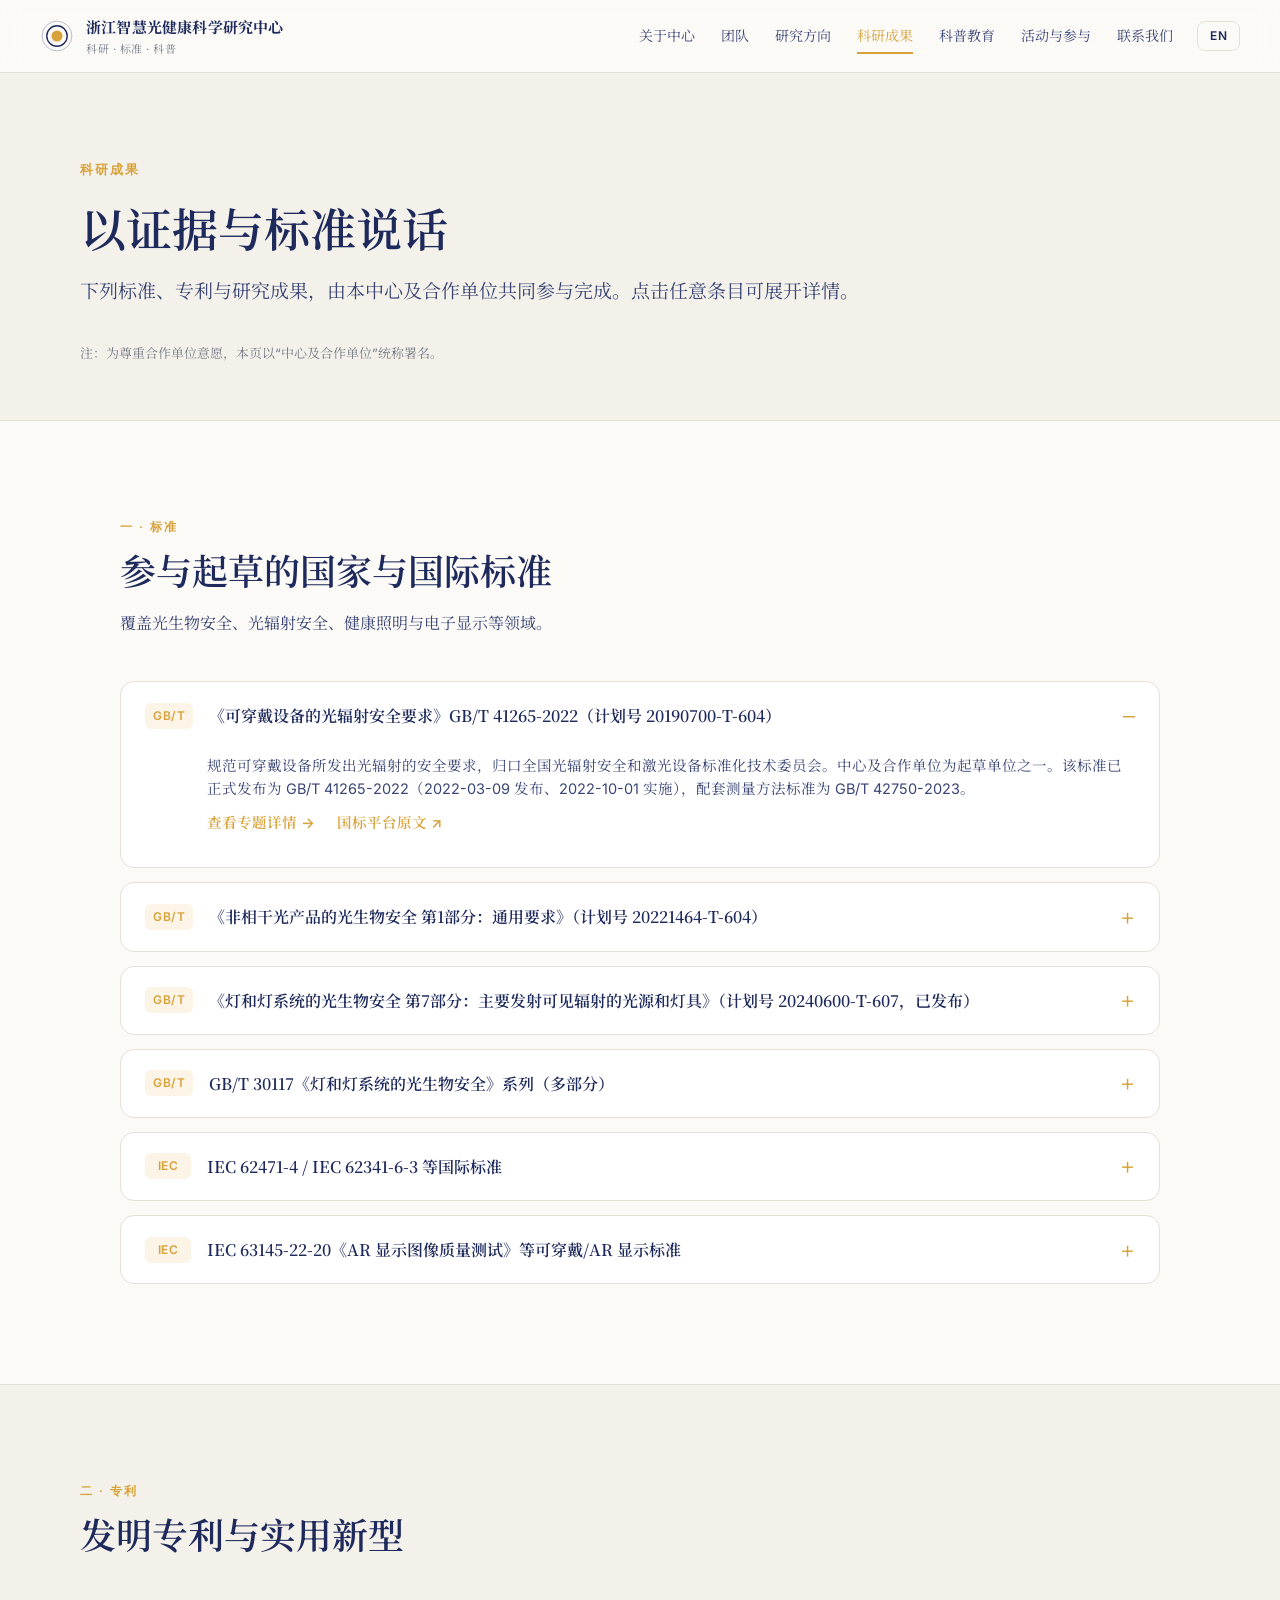
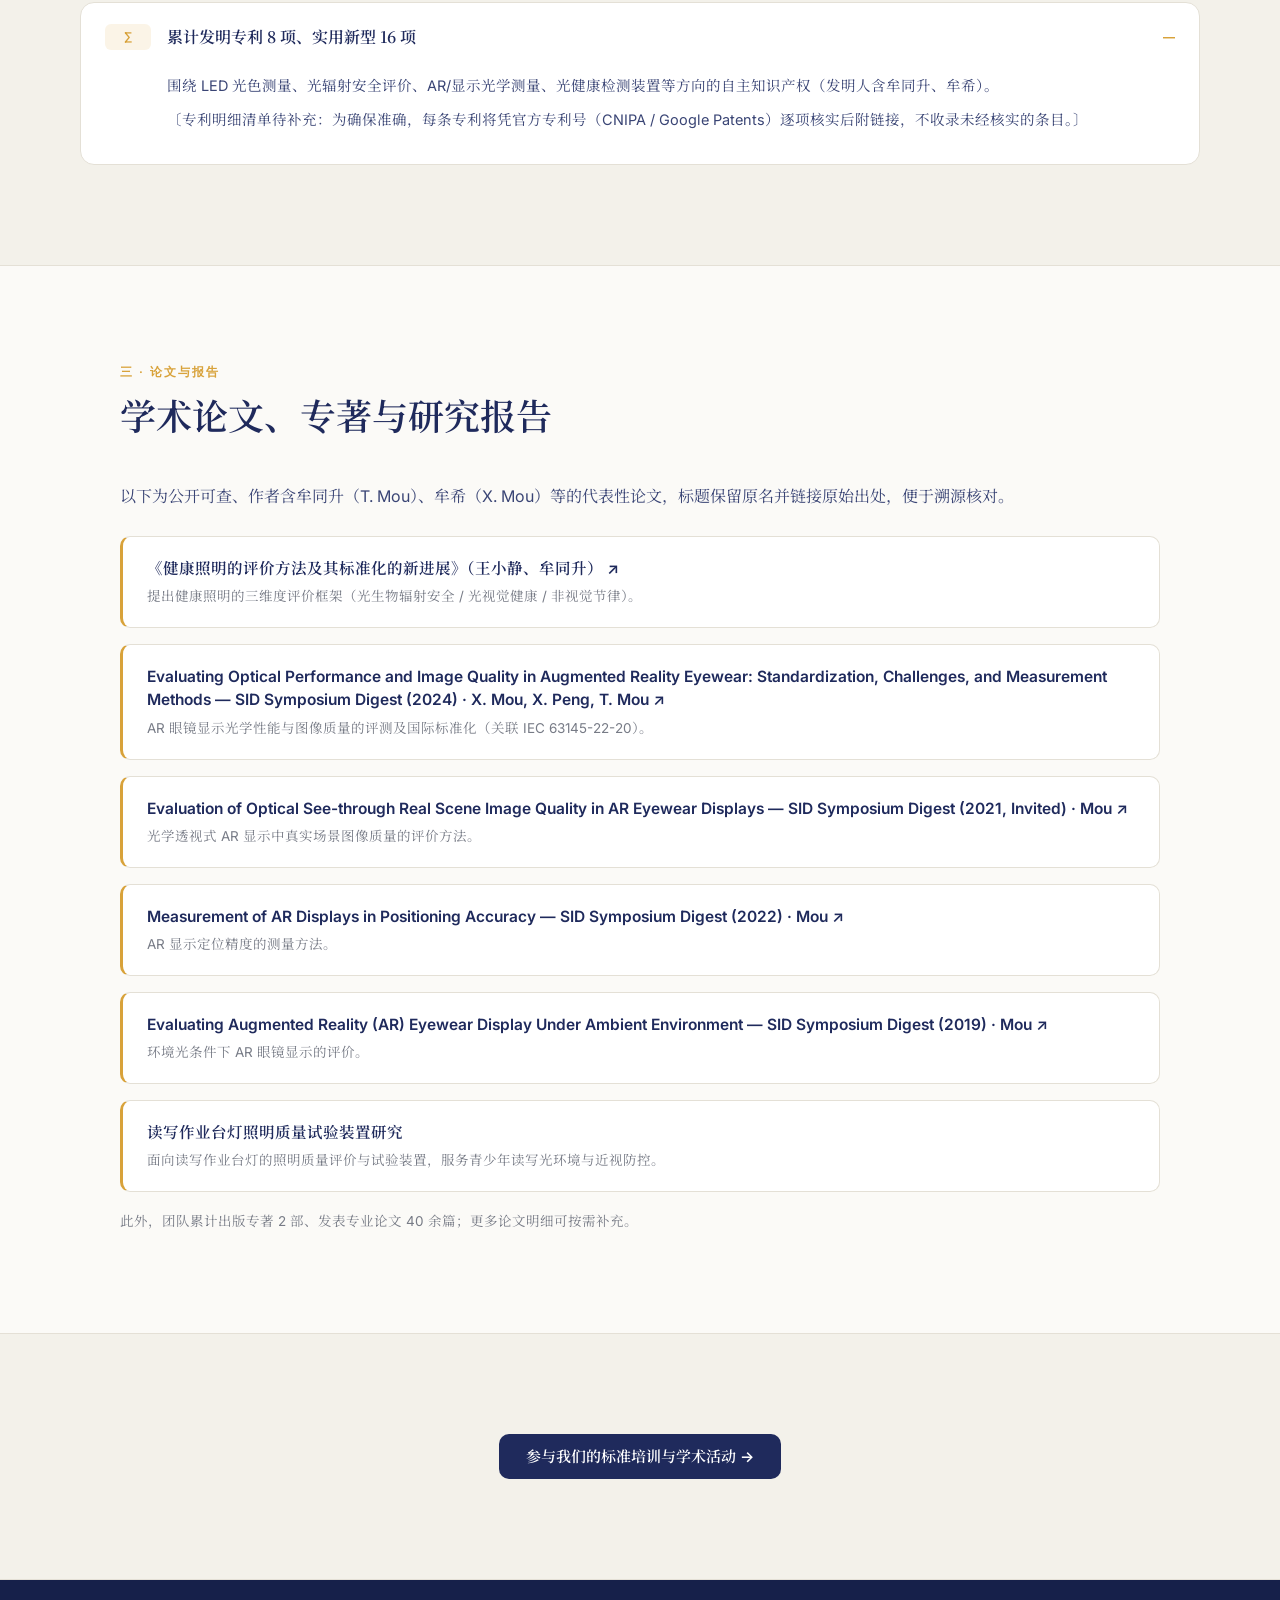
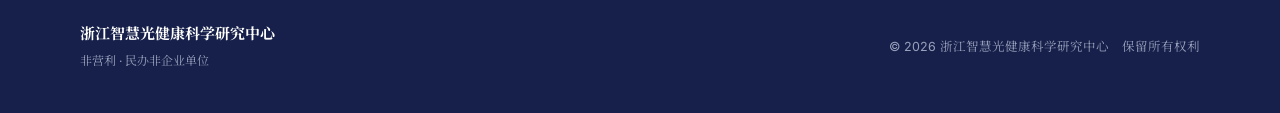
<file: chengguo.html>
<!DOCTYPE html>
<html lang="zh">
<head>
<meta charset="UTF-8">
<meta name="viewport" content="width=device-width, initial-scale=1.0">
<title data-zh="科研成果 · 浙江智慧光健康科学研究中心" data-en="Research Output · Zhejiang Research Center for Smart Light and Health">科研成果 · 浙江智慧光健康科学研究中心</title>
<meta name="description" data-zh="中心及合作单位参与的标准、专利、论文与研究报告。" data-en="Standards, patents, papers and reports the Center and its partners contribute to.">
<link rel="preconnect" href="https://fonts.googleapis.com">
<link rel="preconnect" href="https://fonts.gstatic.com" crossorigin>
<link href="https://fonts.googleapis.com/css2?family=Inter:wght@400;500;600;700&family=Noto+Serif+SC:wght@500;600&display=swap" rel="stylesheet">
<link rel="stylesheet" href="css/styles.css">
<link rel="icon" href="data:image/svg+xml,%3Csvg xmlns='http://www.w3.org/2000/svg' viewBox='0 0 32 32'%3E%3Ccircle cx='16' cy='16' r='6' fill='%23d8a23a'/%3E%3Ccircle cx='16' cy='16' r='11' fill='none' stroke='%231f2a5c' stroke-width='1.5'/%3E%3Ccircle cx='16' cy='16' r='15' fill='none' stroke='%231f2a5c' stroke-width='1' opacity='0.4'/%3E%3C/svg%3E">
</head>
<body>

<header class="nav" id="top">
  <a class="brand" href="index.html">
    <span class="brand-mark" aria-hidden="true">
      <svg viewBox="0 0 40 40" width="34" height="34">
        <circle cx="20" cy="20" r="6.5" fill="var(--gold)"/>
        <circle cx="20" cy="20" r="12" fill="none" stroke="var(--ink)" stroke-width="1.6"/>
        <circle cx="20" cy="20" r="17.5" fill="none" stroke="var(--ink)" stroke-width="1" opacity="0.35"/>
      </svg>
    </span>
    <span class="brand-text">
      <strong data-zh="浙江智慧光健康科学研究中心" data-en="Smart Light &amp; Health">浙江智慧光健康科学研究中心</strong>
      <small data-zh="科研 · 标准 · 科普" data-en="Zhejiang Research Center for Smart Light and Health">科研 · 标准 · 科普</small>
    </span>
  </a>
  <nav class="nav-links" id="navLinks">
    <a href="index.html#about" data-zh="关于中心" data-en="About">关于中心</a>
    <a href="index.html#leadership" data-zh="团队" data-en="Team">团队</a>
    <a href="index.html#research" data-zh="研究方向" data-en="Research">研究方向</a>
    <a href="chengguo.html" class="active" data-zh="科研成果" data-en="Output">科研成果</a>
    <a href="index.html#knowledge" data-zh="科普教育" data-en="Knowledge">科普教育</a>
    <a href="index.html#engage" data-zh="活动与参与" data-en="Engage">活动与参与</a>
    <a href="index.html#contact" data-zh="联系我们" data-en="Contact">联系我们</a>
  </nav>
  <div class="nav-actions">
    <button id="langToggle" class="lang-btn" aria-label="Switch language">EN</button>
    <button id="menuToggle" class="menu-btn" aria-label="Menu"><span></span><span></span><span></span></button>
  </div>
</header>

<section class="subhero">
  <div class="subhero-inner">
    <p class="eyebrow" data-zh="科研成果" data-en="Research Output">科研成果</p>
    <h1 data-zh="以证据与标准说话" data-en="Speaking through evidence and standards">以证据与标准说话</h1>
    <p class="hero-sub" data-zh="下列标准、专利与研究成果，由本中心及合作单位共同参与完成。点击任意条目可展开详情。" data-en="The standards, patents and research below are produced by the Center together with its partner institutions. Click any item to expand.">下列标准、专利与研究成果，由本中心及合作单位共同参与完成。点击任意条目可展开详情。</p>
    <p class="muted" style="font-size:13px" data-zh="注：为尊重合作单位意愿，本页以“中心及合作单位”统称署名。" data-en="Note: out of respect for partner institutions, contributions here are credited collectively to “the Center and its partners.”">注：为尊重合作单位意愿，本页以“中心及合作单位”统称署名。</p>
  </div>
</section>

<!-- 标准 -->
<section class="block">
  <div class="block-head">
    <p class="kicker" data-zh="一 · 标准" data-en="I · Standards">一 · 标准</p>
    <h2 data-zh="参与起草的国家与国际标准" data-en="National &amp; international standards we help draft">参与起草的国家与国际标准</h2>
    <p class="block-intro" data-zh="覆盖光生物安全、光辐射安全、健康照明与电子显示等领域。" data-en="Spanning photobiological safety, optical radiation safety, healthy lighting and electronic displays.">覆盖光生物安全、光辐射安全、健康照明与电子显示等领域。</p>
  </div>

  <div class="acc">
    <details class="acc-item" open>
      <summary><span class="acc-no">GB/T</span><span class="acc-t" data-zh="《可穿戴设备的光辐射安全要求》GB/T 41265-2022（计划号 20190700-T-604）" data-en="Optical radiation safety requirements of wearable devices — GB/T 41265-2022 (plan 20190700-T-604)">《可穿戴设备的光辐射安全要求》GB/T 41265-2022（计划号 20190700-T-604）</span></summary>
      <div class="acc-body">
        <p data-zh="规范可穿戴设备所发出光辐射的安全要求，归口全国光辐射安全和激光设备标准化技术委员会。中心及合作单位为起草单位之一。该标准已正式发布为 GB/T 41265-2022（2022-03-09 发布、2022-10-01 实施），配套测量方法标准为 GB/T 42750-2023。" data-en="Specifies optical radiation safety requirements for wearable devices; administered by the national TC for optical radiation safety and laser equipment. The Center and its partners are among the drafting units. It was published as GB/T 41265-2022 (issued 2022-03-09, effective 2022-10-01), with companion measurement-method standard GB/T 42750-2023.">规范可穿戴设备所发出光辐射的安全要求，归口全国光辐射安全和激光设备标准化技术委员会。中心及合作单位为起草单位之一。该标准已正式发布为 GB/T 41265-2022（2022-03-09 发布、2022-10-01 实施），配套测量方法标准为 GB/T 42750-2023。</p>
        <p class="acc-links">
          <a href="standard-wearable.html" data-zh="查看专题详情 →" data-en="View detail page →">查看专题详情 →</a>
          <a href="https://std.samr.gov.cn/gb/search/gbDetailed?id=E116673EACD8A3B7E05397BE0A0AC6BF" target="_blank" rel="noopener" data-zh="国标平台原文 ↗" data-en="On the national platform ↗">国标平台原文 ↗</a>
        </p>
      </div>
    </details>

    <details class="acc-item">
      <summary><span class="acc-no">GB/T</span><span class="acc-t" data-zh="《非相干光产品的光生物安全 第1部分：通用要求》（计划号 20221464-T-604）" data-en="Photobiological safety of incoherent light products — Part 1: General requirements (plan 20221464-T-604)">《非相干光产品的光生物安全 第1部分：通用要求》（计划号 20221464-T-604）</span></summary>
      <div class="acc-body">
        <p data-zh="规定非相干光产品光生物安全的通用要求，归口全国光辐射安全和激光设备标准化技术委员会。" data-en="General requirements for the photobiological safety of incoherent light products; administered by the national TC for optical radiation safety and laser equipment.">规定非相干光产品光生物安全的通用要求，归口全国光辐射安全和激光设备标准化技术委员会。</p>
        <p class="acc-links"><a href="https://std.samr.gov.cn/gb/search/gbDetailed?id=C43BECB21E80ABBCE05397BE0A0A7714" target="_blank" rel="noopener" data-zh="国标平台原文 ↗" data-en="On the national platform ↗">国标平台原文 ↗</a></p>
      </div>
    </details>

    <details class="acc-item">
      <summary><span class="acc-no">GB/T</span><span class="acc-t" data-zh="《灯和灯系统的光生物安全 第7部分：主要发射可见辐射的光源和灯具》（计划号 20240600-T-607，已发布）" data-en="Photobiological safety of lamps and lamp systems — Part 7 (plan 20240600-T-607, published)">《灯和灯系统的光生物安全 第7部分：主要发射可见辐射的光源和灯具》（计划号 20240600-T-607，已发布）</span></summary>
      <div class="acc-body">
        <p data-zh="针对主要发射可见辐射的光源和灯具的光生物安全要求，归口全国照明电器标准化技术委员会。" data-en="Photobiological safety requirements for light sources and luminaires primarily emitting visible radiation; administered by the national lighting appliance TC.">针对主要发射可见辐射的光源和灯具的光生物安全要求，归口全国照明电器标准化技术委员会。</p>
        <p class="acc-links"><a href="https://std.samr.gov.cn/gb/search/gbDetailed?id=14CAA7F49BB05CA3E06397BE0A0A2E68" target="_blank" rel="noopener" data-zh="国标平台原文 ↗" data-en="On the national platform ↗">国标平台原文 ↗</a></p>
      </div>
    </details>

    <details class="acc-item">
      <summary><span class="acc-no">GB/T</span><span class="acc-t" data-zh="GB/T 30117《灯和灯系统的光生物安全》系列（多部分）" data-en="GB/T 30117 “Photobiological safety of lamps and lamp systems” series">GB/T 30117《灯和灯系统的光生物安全》系列（多部分）</span></summary>
      <div class="acc-body">
        <p data-zh="国内光生物安全的核心标准系列，涵盖紫外产品、投影机、测量方法、强脉冲光设备安全使用等多个部分。" data-en="A core domestic series on photobiological safety, covering UV products, projectors, measurement methods, safe use of intense pulsed light devices and more.">国内光生物安全的核心标准系列，涵盖紫外产品、投影机、测量方法、强脉冲光设备安全使用等多个部分。</p>
      </div>
    </details>

    <details class="acc-item">
      <summary><span class="acc-no">IEC</span><span class="acc-t" data-zh="IEC 62471-4 / IEC 62341-6-3 等国际标准" data-en="IEC 62471-4 / IEC 62341-6-3 and other international standards">IEC 62471-4 / IEC 62341-6-3 等国际标准</span></summary>
      <div class="acc-body">
        <p data-zh="参与光生物安全测量方法（IEC 62471-4）、OLED 显示器光学测量（IEC 62341-6-3）等国际标准的制定。" data-en="Contributions to international standards including photobiological safety measurement methods (IEC 62471-4) and OLED display optical measurement (IEC 62341-6-3).">参与光生物安全测量方法（IEC 62471-4）、OLED 显示器光学测量（IEC 62341-6-3）等国际标准的制定。</p>
      </div>
    </details>

    <details class="acc-item">
      <summary><span class="acc-no">IEC</span><span class="acc-t" data-zh="IEC 63145-22-20《AR 显示图像质量测试》等可穿戴/AR 显示标准" data-en="IEC 63145-22-20 (AR display image-quality testing) and related wearable/AR display standards">IEC 63145-22-20《AR 显示图像质量测试》等可穿戴/AR 显示标准</span></summary>
      <div class="acc-body">
        <p data-zh="主导 AR 显示图像质量测试方法国际标准的开发，相关贡献于 2024 年获 IEC 1906 奖。" data-en="Leading development of the international standard on AR display image-quality test methods; contributions recognized with a 2024 IEC 1906 Award.">主导 AR 显示图像质量测试方法国际标准的开发，相关贡献于 2024 年获 IEC 1906 奖。</p>
      </div>
    </details>
  </div>
</section>

<!-- 专利 -->
<section class="block alt">
  <div class="block-head">
    <p class="kicker" data-zh="二 · 专利" data-en="II · Patents">二 · 专利</p>
    <h2 data-zh="发明专利与实用新型" data-en="Invention &amp; utility-model patents">发明专利与实用新型</h2>
  </div>
  <div class="acc">
    <details class="acc-item" open>
      <summary><span class="acc-no">∑</span><span class="acc-t" data-zh="累计发明专利 8 项、实用新型 16 项" data-en="8 invention patents and 16 utility-model patents in total">累计发明专利 8 项、实用新型 16 项</span></summary>
      <div class="acc-body">
        <p data-zh="围绕 LED 光色测量、光辐射安全评价、AR/显示光学测量、光健康检测装置等方向的自主知识产权（发明人含牟同升、牟希）。" data-en="Independent IP in LED photometric/colorimetric measurement, optical-radiation-safety evaluation, AR/display optical measurement and light-health testing apparatus (inventors include Tongsheng Mou and Xi Mou).">围绕 LED 光色测量、光辐射安全评价、AR/显示光学测量、光健康检测装置等方向的自主知识产权（发明人含牟同升、牟希）。</p>
        <p class="muted" data-zh="〔专利明细清单待补充：为确保准确，每条专利将凭官方专利号（CNIPA / Google Patents）逐项核实后附链接，不收录未经核实的条目。〕" data-en="〔Detailed patent list to be added: to stay accurate, each patent will be verified against its official number (CNIPA / Google Patents) and linked individually; unverified items are not listed.〕">〔专利明细清单待补充：为确保准确，每条专利将凭官方专利号（CNIPA / Google Patents）逐项核实后附链接，不收录未经核实的条目。〕</p>
      </div>
    </details>
  </div>
</section>

<!-- 论文与报告 -->
<section class="block">
  <div class="block-head">
    <p class="kicker" data-zh="三 · 论文与报告" data-en="III · Papers &amp; Reports">三 · 论文与报告</p>
    <h2 data-zh="学术论文、专著与研究报告" data-en="Papers, books and research reports">学术论文、专著与研究报告</h2>
  </div>
  <p class="block-intro" style="max-width:var(--maxw);margin:0 auto 26px" data-zh="以下为公开可查、作者含牟同升（T. Mou）、牟希（X. Mou）等的代表性论文，标题保留原名并链接原始出处，便于溯源核对。" data-en="Selected, publicly verifiable papers — authors include Tongsheng Mou (T. Mou) and Xi Mou (X. Mou); titles are kept in their original form and link to the source.">以下为公开可查、作者含牟同升（T. Mou）、牟希（X. Mou）等的代表性论文，标题保留原名并链接原始出处，便于溯源核对。</p>
  <ul class="reflist">
    <li>
      <a class="ref-title" href="https://m.fx361.com/news/2018/0106/15100708.html" target="_blank" rel="noopener" data-zh="《健康照明的评价方法及其标准化的新进展》（王小静、牟同升） ↗" data-en="“New progress in evaluation methods and standardization of healthy lighting” (Wang X., Mou T.) ↗">《健康照明的评价方法及其标准化的新进展》（王小静、牟同升） ↗</a>
      <span class="ref-note" data-zh="提出健康照明的三维度评价框架（光生物辐射安全 / 光视觉健康 / 非视觉节律）。" data-en="Introduces the three-dimension framework for healthy lighting (photobiological safety / visual health / non-visual circadian effects).">提出健康照明的三维度评价框架（光生物辐射安全 / 光视觉健康 / 非视觉节律）。</span>
    </li>
    <li>
      <a class="ref-title" href="https://sid.onlinelibrary.wiley.com/doi/abs/10.1002/sdtp.17074" target="_blank" rel="noopener">Evaluating Optical Performance and Image Quality in Augmented Reality Eyewear: Standardization, Challenges, and Measurement Methods — SID Symposium Digest (2024) · X. Mou, X. Peng, T. Mou ↗</a>
      <span class="ref-note" data-zh="AR 眼镜显示光学性能与图像质量的评测及国际标准化（关联 IEC 63145-22-20）。" data-en="Optical performance and image-quality evaluation of AR eyewear and its standardization (related to IEC 63145-22-20).">AR 眼镜显示光学性能与图像质量的评测及国际标准化（关联 IEC 63145-22-20）。</span>
    </li>
    <li>
      <a class="ref-title" href="https://sid.onlinelibrary.wiley.com/doi/abs/10.1002/sdtp.15245" target="_blank" rel="noopener">Evaluation of Optical See-through Real Scene Image Quality in AR Eyewear Displays — SID Symposium Digest (2021, Invited) · Mou ↗</a>
      <span class="ref-note" data-zh="光学透视式 AR 显示中真实场景图像质量的评价方法。" data-en="Methods for evaluating real-scene image quality in optical see-through AR displays.">光学透视式 AR 显示中真实场景图像质量的评价方法。</span>
    </li>
    <li>
      <a class="ref-title" href="https://sid.onlinelibrary.wiley.com/doi/abs/10.1002/sdtp.15736" target="_blank" rel="noopener">Measurement of AR Displays in Positioning Accuracy — SID Symposium Digest (2022) · Mou ↗</a>
      <span class="ref-note" data-zh="AR 显示定位精度的测量方法。" data-en="Measurement methods for the positioning accuracy of AR displays.">AR 显示定位精度的测量方法。</span>
    </li>
    <li>
      <a class="ref-title" href="https://sid.onlinelibrary.wiley.com/doi/10.1002/sdtp.12974" target="_blank" rel="noopener">Evaluating Augmented Reality (AR) Eyewear Display Under Ambient Environment — SID Symposium Digest (2019) · Mou ↗</a>
      <span class="ref-note" data-zh="环境光条件下 AR 眼镜显示的评价。" data-en="Evaluating AR eyewear displays under ambient lighting.">环境光条件下 AR 眼镜显示的评价。</span>
    </li>
    <li>
      <span class="ref-title" data-zh="读写作业台灯照明质量试验装置研究" data-en="Research on a test apparatus for reading/writing desk-lamp lighting quality">读写作业台灯照明质量试验装置研究</span>
      <span class="ref-note" data-zh="面向读写作业台灯的照明质量评价与试验装置，服务青少年读写光环境与近视防控。" data-en="Lighting-quality evaluation and test apparatus for reading/writing desk lamps, supporting children's reading environments and myopia prevention.">面向读写作业台灯的照明质量评价与试验装置，服务青少年读写光环境与近视防控。</span>
    </li>
  </ul>
  <p class="muted" style="max-width:var(--maxw);margin:18px auto 0;font-size:13.5px" data-zh="此外，团队累计出版专著 2 部、发表专业论文 40 余篇；更多论文明细可按需补充。" data-en="In addition, the team has published 2 books and 40+ professional papers; a fuller list is available on request.">此外，团队累计出版专著 2 部、发表专业论文 40 余篇；更多论文明细可按需补充。</p>
</section>

<section class="block alt" style="text-align:center">
  <a class="btn btn-primary" href="index.html#engage" data-zh="参与我们的标准培训与学术活动 →" data-en="Join our training and academic events →">参与我们的标准培训与学术活动 →</a>
</section>

<footer class="footer">
  <div class="footer-inner">
    <div class="footer-brand">
      <strong data-zh="浙江智慧光健康科学研究中心" data-en="Zhejiang Research Center for Smart Light and Health">浙江智慧光健康科学研究中心</strong>
      <small data-zh="非营利 · 民办非企业单位" data-en="Non-profit research institution">非营利 · 民办非企业单位</small>
    </div>
    <p class="footer-copy">© <span id="year"></span> <span data-zh="浙江智慧光健康科学研究中心　保留所有权利" data-en="Zhejiang Research Center for Smart Light and Health. All rights reserved.">浙江智慧光健康科学研究中心　保留所有权利</span></p>
  </div>
</footer>

<script src="js/main.js"></script>
</body>
</html>
</file>
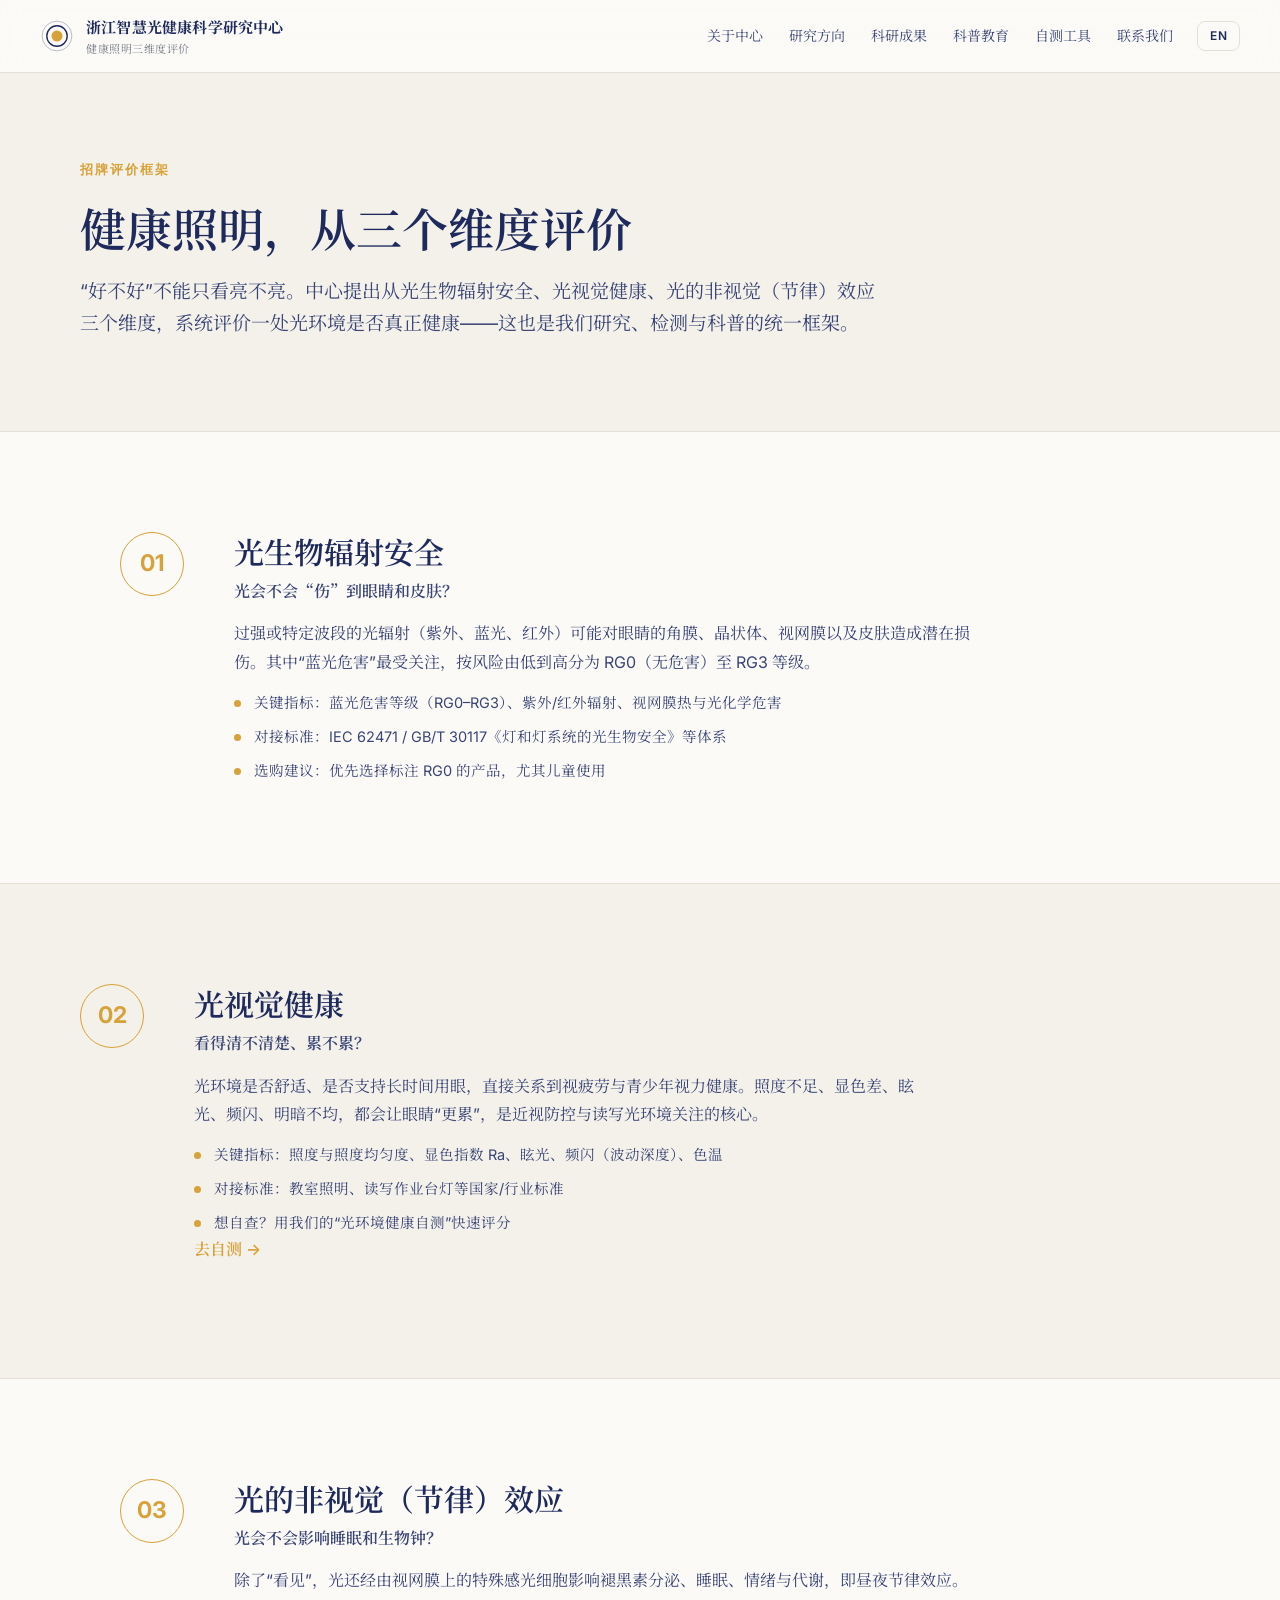
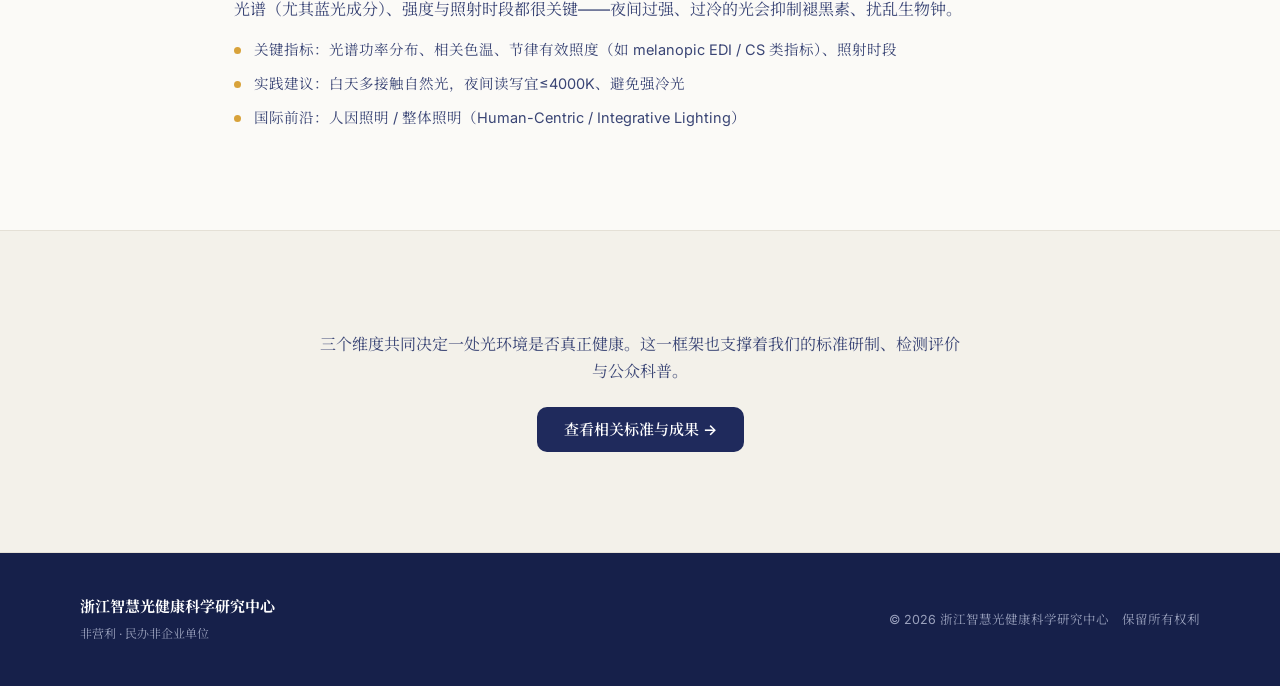
<file: framework.html>
<!DOCTYPE html>
<html lang="zh">
<head>
<meta charset="UTF-8">
<meta name="viewport" content="width=device-width, initial-scale=1.0">
<title data-zh="健康照明三维度评价 · 浙江智慧光健康科学研究中心" data-en="Three-Dimension Framework for Healthy Lighting · Zhejiang Research Center for Smart Light and Health">健康照明三维度评价 · 浙江智慧光健康科学研究中心</title>
<meta name="description" data-zh="中心的招牌评价框架：从光生物辐射安全、光视觉健康、光的非视觉节律效应三个维度评价健康照明。" data-en="The Center's signature framework: evaluating healthy lighting across photobiological safety, visual health and non-visual circadian effects.">
<link rel="preconnect" href="https://fonts.googleapis.com">
<link rel="preconnect" href="https://fonts.gstatic.com" crossorigin>
<link href="https://fonts.googleapis.com/css2?family=Inter:wght@400;500;600;700&family=Noto+Serif+SC:wght@500;600&display=swap" rel="stylesheet">
<link rel="stylesheet" href="css/styles.css">
<link rel="icon" href="data:image/svg+xml,%3Csvg xmlns='http://www.w3.org/2000/svg' viewBox='0 0 32 32'%3E%3Ccircle cx='16' cy='16' r='6' fill='%23d8a23a'/%3E%3Ccircle cx='16' cy='16' r='11' fill='none' stroke='%231f2a5c' stroke-width='1.5'/%3E%3Ccircle cx='16' cy='16' r='15' fill='none' stroke='%231f2a5c' stroke-width='1' opacity='0.4'/%3E%3C/svg%3E">
</head>
<body>

<header class="nav" id="top">
  <a class="brand" href="index.html">
    <span class="brand-mark" aria-hidden="true">
      <svg viewBox="0 0 40 40" width="34" height="34">
        <circle cx="20" cy="20" r="6.5" fill="var(--gold)"/>
        <circle cx="20" cy="20" r="12" fill="none" stroke="var(--ink)" stroke-width="1.6"/>
        <circle cx="20" cy="20" r="17.5" fill="none" stroke="var(--ink)" stroke-width="1" opacity="0.35"/>
      </svg>
    </span>
    <span class="brand-text">
      <strong data-zh="浙江智慧光健康科学研究中心" data-en="Smart Light &amp; Health">浙江智慧光健康科学研究中心</strong>
      <small data-zh="健康照明三维度评价" data-en="Three-Dimension Framework">健康照明三维度评价</small>
    </span>
  </a>
  <nav class="nav-links" id="navLinks">
    <a href="index.html#about" data-zh="关于中心" data-en="About">关于中心</a>
    <a href="index.html#research" data-zh="研究方向" data-en="Research">研究方向</a>
    <a href="chengguo.html" data-zh="科研成果" data-en="Output">科研成果</a>
    <a href="index.html#knowledge" data-zh="科普教育" data-en="Knowledge">科普教育</a>
    <a href="zice.html" data-zh="自测工具" data-en="Self-check">自测工具</a>
    <a href="index.html#contact" data-zh="联系我们" data-en="Contact">联系我们</a>
  </nav>
  <div class="nav-actions">
    <button id="langToggle" class="lang-btn" aria-label="Switch language">EN</button>
    <button id="menuToggle" class="menu-btn" aria-label="Menu"><span></span><span></span><span></span></button>
  </div>
</header>

<section class="subhero">
  <div class="subhero-inner">
    <p class="eyebrow" data-zh="招牌评价框架" data-en="Signature Framework">招牌评价框架</p>
    <h1 data-zh="健康照明，从三个维度评价" data-en="Healthy lighting, evaluated across three dimensions">健康照明，从三个维度评价</h1>
    <p class="hero-sub" data-zh="“好不好”不能只看亮不亮。中心提出从光生物辐射安全、光视觉健康、光的非视觉（节律）效应三个维度，系统评价一处光环境是否真正健康——这也是我们研究、检测与科普的统一框架。" data-en="“Good lighting” is more than brightness. The Center evaluates whether a light environment is truly healthy across three dimensions — photobiological radiation safety, visual health, and the non-visual (circadian) effects of light. It is the unifying framework behind our research, testing and outreach.">“好不好”不能只看亮不亮。中心提出从光生物辐射安全、光视觉健康、光的非视觉（节律）效应三个维度，系统评价一处光环境是否真正健康——这也是我们研究、检测与科普的统一框架。</p>
  </div>
</section>

<!-- 维度一 -->
<section class="block">
  <div class="dimblock">
    <div class="dimnum"><span>01</span></div>
    <div class="dimbody">
      <h2 data-zh="光生物辐射安全" data-en="Photobiological radiation safety">光生物辐射安全</h2>
      <p class="dim-q" data-zh="光会不会“伤”到眼睛和皮肤？" data-en="Could the light itself harm the eyes or skin?">光会不会“伤”到眼睛和皮肤？</p>
      <p data-zh="过强或特定波段的光辐射（紫外、蓝光、红外）可能对眼睛的角膜、晶状体、视网膜以及皮肤造成潜在损伤。其中“蓝光危害”最受关注，按风险由低到高分为 RG0（无危害）至 RG3 等级。" data-en="Excessive or specific-band radiation (UV, blue, infrared) can pose potential harm to the cornea, lens and retina of the eye and to the skin. The “blue-light hazard” draws the most attention, graded from RG0 (no hazard) to RG3 by increasing risk.">过强或特定波段的光辐射（紫外、蓝光、红外）可能对眼睛的角膜、晶状体、视网膜以及皮肤造成潜在损伤。其中“蓝光危害”最受关注，按风险由低到高分为 RG0（无危害）至 RG3 等级。</p>
      <ul class="dim-points">
        <li data-zh="关键指标：蓝光危害等级（RG0–RG3）、紫外/红外辐射、视网膜热与光化学危害" data-en="Key indicators: blue-light hazard group (RG0–RG3), UV/IR radiation, retinal thermal and photochemical hazards">关键指标：蓝光危害等级（RG0–RG3）、紫外/红外辐射、视网膜热与光化学危害</li>
        <li data-zh="对接标准：IEC 62471 / GB/T 30117《灯和灯系统的光生物安全》等体系" data-en="Aligned with IEC 62471 / GB/T 30117 “Photobiological safety of lamps and lamp systems”">对接标准：IEC 62471 / GB/T 30117《灯和灯系统的光生物安全》等体系</li>
        <li data-zh="选购建议：优先选择标注 RG0 的产品，尤其儿童使用" data-en="Buying tip: prefer products rated RG0, especially for children">选购建议：优先选择标注 RG0 的产品，尤其儿童使用</li>
      </ul>
    </div>
  </div>
</section>

<!-- 维度二 -->
<section class="block alt">
  <div class="dimblock">
    <div class="dimnum"><span>02</span></div>
    <div class="dimbody">
      <h2 data-zh="光视觉健康" data-en="Visual health">光视觉健康</h2>
      <p class="dim-q" data-zh="看得清不清楚、累不累？" data-en="Is it clear and comfortable to see by?">看得清不清楚、累不累？</p>
      <p data-zh="光环境是否舒适、是否支持长时间用眼，直接关系到视疲劳与青少年视力健康。照度不足、显色差、眩光、频闪、明暗不均，都会让眼睛“更累”，是近视防控与读写光环境关注的核心。" data-en="Whether a light environment is comfortable and supports prolonged viewing directly affects eye strain and children's vision. Insufficient illuminance, poor color rendering, glare, flicker and uneven lighting all tire the eyes — central concerns for myopia prevention and reading environments.">光环境是否舒适、是否支持长时间用眼，直接关系到视疲劳与青少年视力健康。照度不足、显色差、眩光、频闪、明暗不均，都会让眼睛“更累”，是近视防控与读写光环境关注的核心。</p>
      <ul class="dim-points">
        <li data-zh="关键指标：照度与照度均匀度、显色指数 Ra、眩光、频闪（波动深度）、色温" data-en="Key indicators: illuminance &amp; uniformity, color rendering (Ra), glare, flicker (modulation depth), color temperature">关键指标：照度与照度均匀度、显色指数 Ra、眩光、频闪（波动深度）、色温</li>
        <li data-zh="对接标准：教室照明、读写作业台灯等国家/行业标准" data-en="Aligned with national/industry standards for classroom lighting and reading/writing desk lamps">对接标准：教室照明、读写作业台灯等国家/行业标准</li>
        <li data-zh="想自查？用我们的“光环境健康自测”快速评分" data-en="Want to check? Use our Light Environment Self-Check for a quick score">想自查？用我们的“光环境健康自测”快速评分</li>
      </ul>
      <p class="acc-links"><a href="zice.html" data-zh="去自测 →" data-en="Try the self-check →">去自测 →</a></p>
    </div>
  </div>
</section>

<!-- 维度三 -->
<section class="block">
  <div class="dimblock">
    <div class="dimnum"><span>03</span></div>
    <div class="dimbody">
      <h2 data-zh="光的非视觉（节律）效应" data-en="Non-visual (circadian) effects of light">光的非视觉（节律）效应</h2>
      <p class="dim-q" data-zh="光会不会影响睡眠和生物钟？" data-en="Does the light affect sleep and the body clock?">光会不会影响睡眠和生物钟？</p>
      <p data-zh="除了“看见”，光还经由视网膜上的特殊感光细胞影响褪黑素分泌、睡眠、情绪与代谢，即昼夜节律效应。光谱（尤其蓝光成分）、强度与照射时段都很关键——夜间过强、过冷的光会抑制褪黑素、扰乱生物钟。" data-en="Beyond vision, light acts through special retinal photoreceptors to influence melatonin, sleep, mood and metabolism — the circadian effect. Spectrum (especially blue content), intensity and timing all matter: bright, cool light at night suppresses melatonin and disrupts the body clock.">除了“看见”，光还经由视网膜上的特殊感光细胞影响褪黑素分泌、睡眠、情绪与代谢，即昼夜节律效应。光谱（尤其蓝光成分）、强度与照射时段都很关键——夜间过强、过冷的光会抑制褪黑素、扰乱生物钟。</p>
      <ul class="dim-points">
        <li data-zh="关键指标：光谱功率分布、相关色温、节律有效照度（如 melanopic EDI / CS 类指标）、照射时段" data-en="Key indicators: spectral power distribution, color temperature, circadian-effective light (e.g. melanopic EDI / CS-type metrics), timing">关键指标：光谱功率分布、相关色温、节律有效照度（如 melanopic EDI / CS 类指标）、照射时段</li>
        <li data-zh="实践建议：白天多接触自然光，夜间读写宜≤4000K、避免强冷光" data-en="Practical tip: get daylight by day; for night reading use ≤4000K and avoid bright cool light">实践建议：白天多接触自然光，夜间读写宜≤4000K、避免强冷光</li>
        <li data-zh="国际前沿：人因照明 / 整体照明（Human-Centric / Integrative Lighting）" data-en="At the frontier: human-centric / integrative lighting">国际前沿：人因照明 / 整体照明（Human-Centric / Integrative Lighting）</li>
      </ul>
    </div>
  </div>
</section>

<section class="block alt" style="text-align:center">
  <p class="block-intro" style="margin:0 auto 22px;max-width:40em" data-zh="三个维度共同决定一处光环境是否真正健康。这一框架也支撑着我们的标准研制、检测评价与公众科普。" data-en="Together, the three dimensions determine whether a light environment is truly healthy — and this framework underpins our standards work, testing and public outreach.">三个维度共同决定一处光环境是否真正健康。这一框架也支撑着我们的标准研制、检测评价与公众科普。</p>
  <a class="btn btn-primary" href="chengguo.html" data-zh="查看相关标准与成果 →" data-en="See related standards &amp; output →">查看相关标准与成果 →</a>
</section>

<footer class="footer">
  <div class="footer-inner">
    <div class="footer-brand">
      <strong data-zh="浙江智慧光健康科学研究中心" data-en="Zhejiang Research Center for Smart Light and Health">浙江智慧光健康科学研究中心</strong>
      <small data-zh="非营利 · 民办非企业单位" data-en="Non-profit research institution">非营利 · 民办非企业单位</small>
    </div>
    <p class="footer-copy">© <span id="year"></span> <span data-zh="浙江智慧光健康科学研究中心　保留所有权利" data-en="Zhejiang Research Center for Smart Light and Health. All rights reserved.">浙江智慧光健康科学研究中心　保留所有权利</span></p>
  </div>
</footer>

<script src="js/main.js"></script>
</body>
</html>
</file>
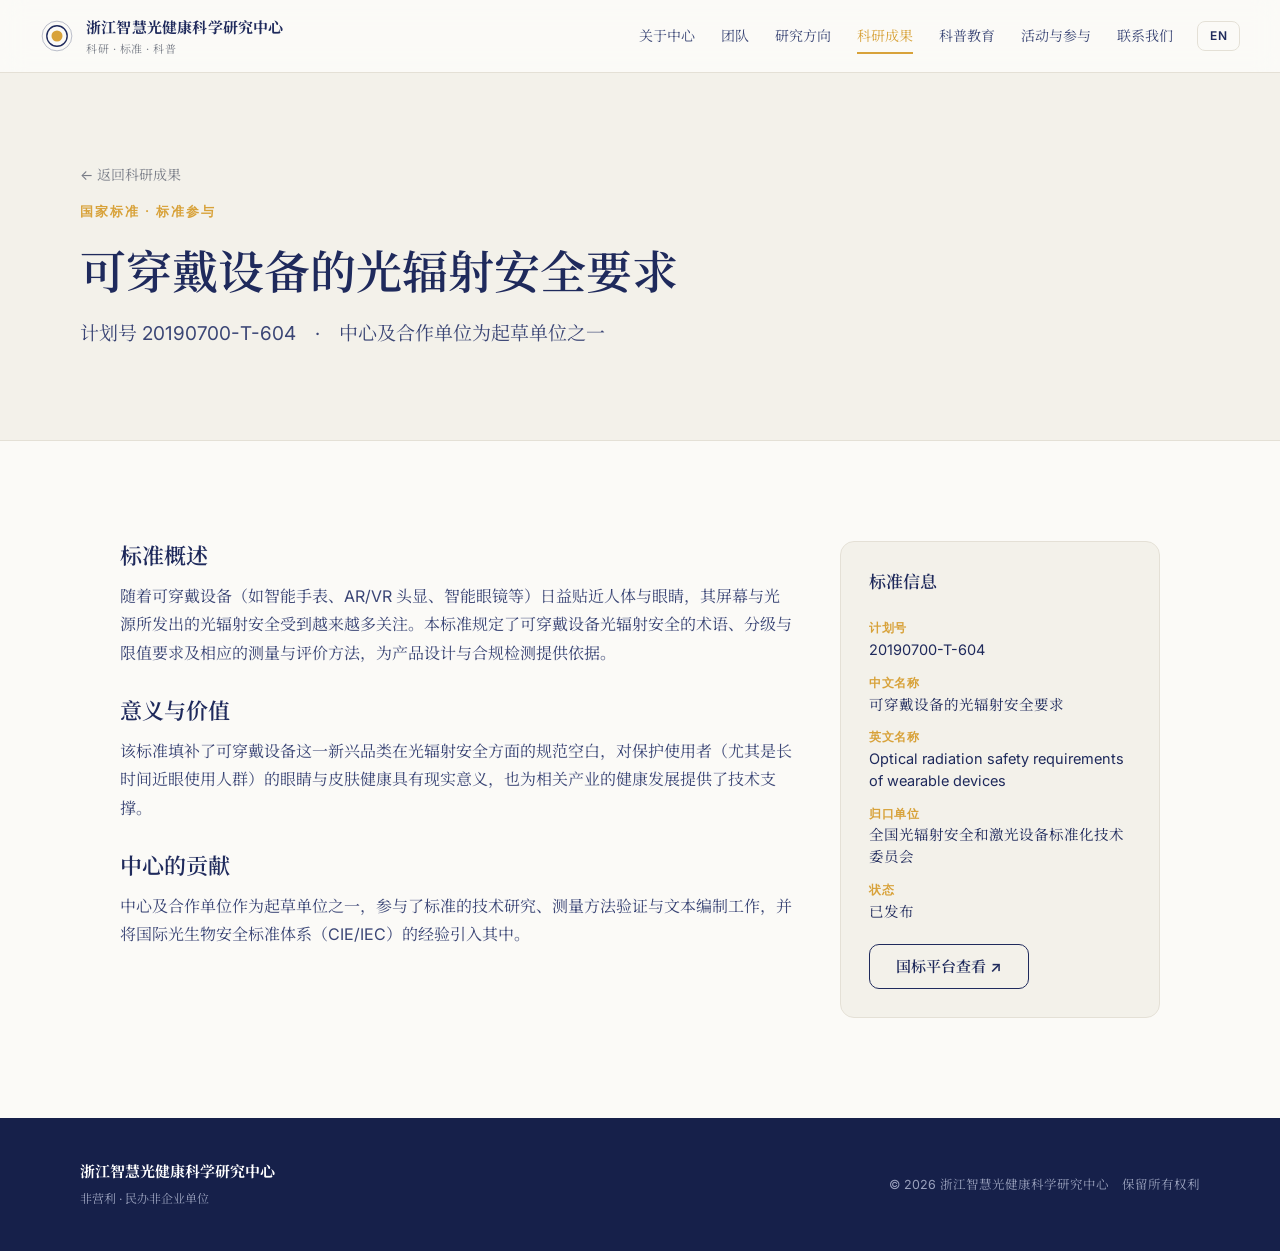
<file: standard-wearable.html>
<!DOCTYPE html>
<html lang="zh">
<head>
<meta charset="UTF-8">
<meta name="viewport" content="width=device-width, initial-scale=1.0">
<title data-zh="可穿戴设备的光辐射安全要求 · 科研成果" data-en="Optical radiation safety of wearable devices · Research Output">可穿戴设备的光辐射安全要求 · 科研成果</title>
<link rel="preconnect" href="https://fonts.googleapis.com">
<link rel="preconnect" href="https://fonts.gstatic.com" crossorigin>
<link href="https://fonts.googleapis.com/css2?family=Inter:wght@400;500;600;700&family=Noto+Serif+SC:wght@500;600&display=swap" rel="stylesheet">
<link rel="stylesheet" href="css/styles.css">
<link rel="icon" href="data:image/svg+xml,%3Csvg xmlns='http://www.w3.org/2000/svg' viewBox='0 0 32 32'%3E%3Ccircle cx='16' cy='16' r='6' fill='%23d8a23a'/%3E%3Ccircle cx='16' cy='16' r='11' fill='none' stroke='%231f2a5c' stroke-width='1.5'/%3E%3Ccircle cx='16' cy='16' r='15' fill='none' stroke='%231f2a5c' stroke-width='1' opacity='0.4'/%3E%3C/svg%3E">
</head>
<body>

<header class="nav" id="top">
  <a class="brand" href="index.html">
    <span class="brand-mark" aria-hidden="true">
      <svg viewBox="0 0 40 40" width="34" height="34">
        <circle cx="20" cy="20" r="6.5" fill="var(--gold)"/>
        <circle cx="20" cy="20" r="12" fill="none" stroke="var(--ink)" stroke-width="1.6"/>
        <circle cx="20" cy="20" r="17.5" fill="none" stroke="var(--ink)" stroke-width="1" opacity="0.35"/>
      </svg>
    </span>
    <span class="brand-text">
      <strong data-zh="浙江智慧光健康科学研究中心" data-en="Smart Light &amp; Health">浙江智慧光健康科学研究中心</strong>
      <small data-zh="科研 · 标准 · 科普" data-en="Zhejiang Research Center for Smart Light and Health">科研 · 标准 · 科普</small>
    </span>
  </a>
  <nav class="nav-links" id="navLinks">
    <a href="index.html#about" data-zh="关于中心" data-en="About">关于中心</a>
    <a href="index.html#leadership" data-zh="团队" data-en="Team">团队</a>
    <a href="index.html#research" data-zh="研究方向" data-en="Research">研究方向</a>
    <a href="chengguo.html" class="active" data-zh="科研成果" data-en="Output">科研成果</a>
    <a href="index.html#knowledge" data-zh="科普教育" data-en="Knowledge">科普教育</a>
    <a href="index.html#engage" data-zh="活动与参与" data-en="Engage">活动与参与</a>
    <a href="index.html#contact" data-zh="联系我们" data-en="Contact">联系我们</a>
  </nav>
  <div class="nav-actions">
    <button id="langToggle" class="lang-btn" aria-label="Switch language">EN</button>
    <button id="menuToggle" class="menu-btn" aria-label="Menu"><span></span><span></span><span></span></button>
  </div>
</header>

<section class="subhero">
  <div class="subhero-inner">
    <p class="crumb"><a href="chengguo.html" data-zh="← 返回科研成果" data-en="← Back to Research Output">← 返回科研成果</a></p>
    <p class="eyebrow" data-zh="国家标准 · 标准参与" data-en="National Standard">国家标准 · 标准参与</p>
    <h1 data-zh="可穿戴设备的光辐射安全要求" data-en="Optical radiation safety requirements of wearable devices">可穿戴设备的光辐射安全要求</h1>
    <p class="hero-sub" data-zh="计划号 20190700-T-604　·　中心及合作单位为起草单位之一" data-en="Plan no. 20190700-T-604　·　drafted with the Center among the contributing units">计划号 20190700-T-604　·　中心及合作单位为起草单位之一</p>
  </div>
</section>

<section class="block">
  <div class="detail-grid">
    <article class="detail-main">
      <h2 data-zh="标准概述" data-en="Overview">标准概述</h2>
      <p data-zh="随着可穿戴设备（如智能手表、AR/VR 头显、智能眼镜等）日益贴近人体与眼睛，其屏幕与光源所发出的光辐射安全受到越来越多关注。本标准规定了可穿戴设备光辐射安全的术语、分级与限值要求及相应的测量与评价方法，为产品设计与合规检测提供依据。" data-en="As wearable devices — smartwatches, AR/VR headsets, smart glasses — sit ever closer to the body and eyes, the safety of the optical radiation from their screens and light sources draws growing attention. This standard defines terminology, classification, limits and the corresponding measurement and evaluation methods for the optical radiation safety of wearable devices, providing a basis for product design and compliance testing.">随着可穿戴设备（如智能手表、AR/VR 头显、智能眼镜等）日益贴近人体与眼睛，其屏幕与光源所发出的光辐射安全受到越来越多关注。本标准规定了可穿戴设备光辐射安全的术语、分级与限值要求及相应的测量与评价方法，为产品设计与合规检测提供依据。</p>

      <h2 data-zh="意义与价值" data-en="Significance">意义与价值</h2>
      <p data-zh="该标准填补了可穿戴设备这一新兴品类在光辐射安全方面的规范空白，对保护使用者（尤其是长时间近眼使用人群）的眼睛与皮肤健康具有现实意义，也为相关产业的健康发展提供了技术支撑。" data-en="The standard fills a regulatory gap for the emerging category of wearable devices in terms of optical radiation safety. It helps protect the eyes and skin of users — especially those with prolonged near-eye use — and provides technical support for the healthy growth of the industry.">该标准填补了可穿戴设备这一新兴品类在光辐射安全方面的规范空白，对保护使用者（尤其是长时间近眼使用人群）的眼睛与皮肤健康具有现实意义，也为相关产业的健康发展提供了技术支撑。</p>

      <h2 data-zh="中心的贡献" data-en="The Center's contribution">中心的贡献</h2>
      <p data-zh="中心及合作单位作为起草单位之一，参与了标准的技术研究、测量方法验证与文本编制工作，并将国际光生物安全标准体系（CIE/IEC）的经验引入其中。" data-en="As one of the drafting units, the Center and its partners contributed to the technical research, validation of measurement methods and drafting of the text, bringing in experience from the international photobiological-safety standards of CIE and IEC.">中心及合作单位作为起草单位之一，参与了标准的技术研究、测量方法验证与文本编制工作，并将国际光生物安全标准体系（CIE/IEC）的经验引入其中。</p>
    </article>

    <aside class="detail-side">
      <h3 data-zh="标准信息" data-en="Standard info">标准信息</h3>
      <dl class="fact">
        <dt data-zh="计划号" data-en="Plan no.">计划号</dt><dd>20190700-T-604</dd>
        <dt data-zh="中文名称" data-en="Title (CN)">中文名称</dt><dd data-zh="可穿戴设备的光辐射安全要求" data-en="可穿戴设备的光辐射安全要求">可穿戴设备的光辐射安全要求</dd>
        <dt data-zh="英文名称" data-en="Title (EN)">英文名称</dt><dd>Optical radiation safety requirements of wearable devices</dd>
        <dt data-zh="归口单位" data-en="Administered by">归口单位</dt><dd data-zh="全国光辐射安全和激光设备标准化技术委员会" data-en="National TC for optical radiation safety &amp; laser equipment">全国光辐射安全和激光设备标准化技术委员会</dd>
        <dt data-zh="状态" data-en="Status">状态</dt><dd data-zh="已发布" data-en="Published">已发布</dd>
      </dl>
      <a class="btn btn-ghost" href="https://std.samr.gov.cn/gb/search/gbDetailed?id=E116673EACD8A3B7E05397BE0A0AC6BF" target="_blank" rel="noopener" data-zh="国标平台查看 ↗" data-en="View on national platform ↗">国标平台查看 ↗</a>
    </aside>
  </div>
</section>

<footer class="footer">
  <div class="footer-inner">
    <div class="footer-brand">
      <strong data-zh="浙江智慧光健康科学研究中心" data-en="Zhejiang Research Center for Smart Light and Health">浙江智慧光健康科学研究中心</strong>
      <small data-zh="非营利 · 民办非企业单位" data-en="Non-profit research institution">非营利 · 民办非企业单位</small>
    </div>
    <p class="footer-copy">© <span id="year"></span> <span data-zh="浙江智慧光健康科学研究中心　保留所有权利" data-en="Zhejiang Research Center for Smart Light and Health. All rights reserved.">浙江智慧光健康科学研究中心　保留所有权利</span></p>
  </div>
</footer>

<script src="js/main.js"></script>
</body>
</html>
</file>
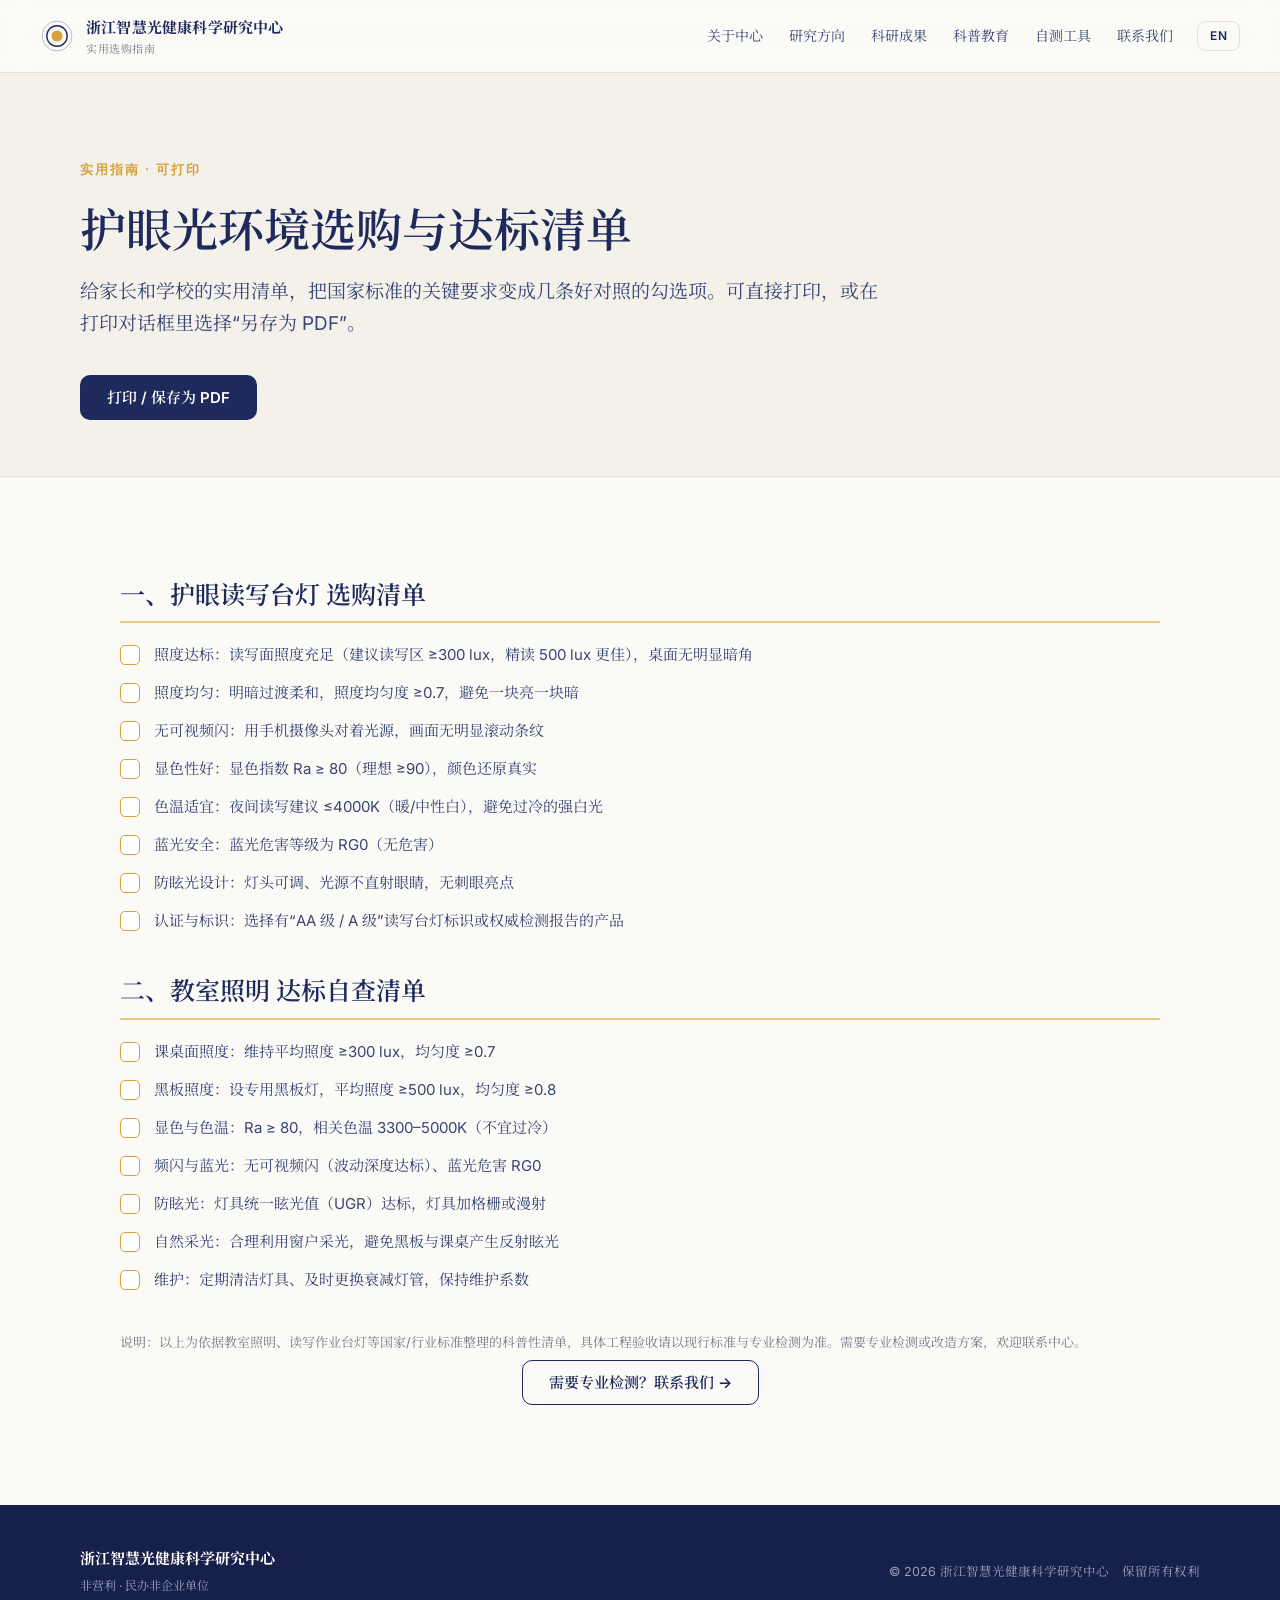
<file: zhinan.html>
<!DOCTYPE html>
<html lang="zh">
<head>
<meta charset="UTF-8">
<meta name="viewport" content="width=device-width, initial-scale=1.0">
<title data-zh="实用选购指南 · 浙江智慧光健康科学研究中心" data-en="Practical Buying Guides · Zhejiang Research Center for Smart Light and Health">实用选购指南 · 浙江智慧光健康科学研究中心</title>
<meta name="description" data-zh="给家长与学校的护眼台灯、教室照明选购与达标清单，可打印或保存为 PDF。" data-en="Eye-care desk-lamp and classroom-lighting checklists for parents and schools — printable or saveable as PDF.">
<link rel="preconnect" href="https://fonts.googleapis.com">
<link rel="preconnect" href="https://fonts.gstatic.com" crossorigin>
<link href="https://fonts.googleapis.com/css2?family=Inter:wght@400;500;600;700&family=Noto+Serif+SC:wght@500;600&display=swap" rel="stylesheet">
<link rel="stylesheet" href="css/styles.css">
<link rel="icon" href="data:image/svg+xml,%3Csvg xmlns='http://www.w3.org/2000/svg' viewBox='0 0 32 32'%3E%3Ccircle cx='16' cy='16' r='6' fill='%23d8a23a'/%3E%3Ccircle cx='16' cy='16' r='11' fill='none' stroke='%231f2a5c' stroke-width='1.5'/%3E%3Ccircle cx='16' cy='16' r='15' fill='none' stroke='%231f2a5c' stroke-width='1' opacity='0.4'/%3E%3C/svg%3E">
</head>
<body>

<header class="nav noprint" id="top">
  <a class="brand" href="index.html">
    <span class="brand-mark" aria-hidden="true">
      <svg viewBox="0 0 40 40" width="34" height="34">
        <circle cx="20" cy="20" r="6.5" fill="var(--gold)"/>
        <circle cx="20" cy="20" r="12" fill="none" stroke="var(--ink)" stroke-width="1.6"/>
        <circle cx="20" cy="20" r="17.5" fill="none" stroke="var(--ink)" stroke-width="1" opacity="0.35"/>
      </svg>
    </span>
    <span class="brand-text">
      <strong data-zh="浙江智慧光健康科学研究中心" data-en="Smart Light &amp; Health">浙江智慧光健康科学研究中心</strong>
      <small data-zh="实用选购指南" data-en="Practical Buying Guides">实用选购指南</small>
    </span>
  </a>
  <nav class="nav-links" id="navLinks">
    <a href="index.html#about" data-zh="关于中心" data-en="About">关于中心</a>
    <a href="index.html#research" data-zh="研究方向" data-en="Research">研究方向</a>
    <a href="chengguo.html" data-zh="科研成果" data-en="Output">科研成果</a>
    <a href="index.html#knowledge" data-zh="科普教育" data-en="Knowledge">科普教育</a>
    <a href="zice.html" data-zh="自测工具" data-en="Self-check">自测工具</a>
    <a href="index.html#contact" data-zh="联系我们" data-en="Contact">联系我们</a>
  </nav>
  <div class="nav-actions">
    <button id="langToggle" class="lang-btn" aria-label="Switch language">EN</button>
    <button id="menuToggle" class="menu-btn" aria-label="Menu"><span></span><span></span><span></span></button>
  </div>
</header>

<section class="subhero noprint">
  <div class="subhero-inner">
    <p class="eyebrow" data-zh="实用指南 · 可打印" data-en="Practical Guides · Printable">实用指南 · 可打印</p>
    <h1 data-zh="护眼光环境选购与达标清单" data-en="Eye-care lighting: selection &amp; compliance checklists">护眼光环境选购与达标清单</h1>
    <p class="hero-sub" data-zh="给家长和学校的实用清单，把国家标准的关键要求变成几条好对照的勾选项。可直接打印，或在打印对话框里选择“另存为 PDF”。" data-en="Practical checklists for parents and schools that turn key national-standard requirements into a few easy tick-boxes. Print directly, or choose “Save as PDF” in the print dialog.">给家长和学校的实用清单，把国家标准的关键要求变成几条好对照的勾选项。可直接打印，或在打印对话框里选择“另存为 PDF”。</p>
    <button class="btn btn-primary" id="printBtn" data-zh="打印 / 保存为 PDF" data-en="Print / Save as PDF">打印 / 保存为 PDF</button>
  </div>
</section>

<section class="block">
  <!-- 指南一：护眼台灯 -->
  <article class="guide">
    <h2 data-zh="一、护眼读写台灯 选购清单" data-en="1 · Eye-care reading desk lamp — buying checklist">一、护眼读写台灯 选购清单</h2>
    <ul class="check">
      <li><span class="ck"></span><span data-zh="照度达标：读写面照度充足（建议读写区 ≥300 lux，精读 500 lux 更佳），桌面无明显暗角" data-en="Adequate illuminance on the desk (≥300 lux for reading, 500+ for close work), no dark corners">照度达标：读写面照度充足（建议读写区 ≥300 lux，精读 500 lux 更佳），桌面无明显暗角</span></li>
      <li><span class="ck"></span><span data-zh="照度均匀：明暗过渡柔和，照度均匀度 ≥0.7，避免一块亮一块暗" data-en="Even lighting: smooth transitions, uniformity ≥0.7, no bright/dark patches">照度均匀：明暗过渡柔和，照度均匀度 ≥0.7，避免一块亮一块暗</span></li>
      <li><span class="ck"></span><span data-zh="无可视频闪：用手机摄像头对着光源，画面无明显滚动条纹" data-en="Flicker-free: a phone camera aimed at the light shows no obvious rolling stripes">无可视频闪：用手机摄像头对着光源，画面无明显滚动条纹</span></li>
      <li><span class="ck"></span><span data-zh="显色性好：显色指数 Ra ≥ 80（理想 ≥90），颜色还原真实" data-en="Good color rendering: Ra ≥ 80 (ideally ≥90) for true colors">显色性好：显色指数 Ra ≥ 80（理想 ≥90），颜色还原真实</span></li>
      <li><span class="ck"></span><span data-zh="色温适宜：夜间读写建议 ≤4000K（暖/中性白），避免过冷的强白光" data-en="Suitable color temperature: ≤4000K (warm/neutral) for night reading; avoid harsh cool white">色温适宜：夜间读写建议 ≤4000K（暖/中性白），避免过冷的强白光</span></li>
      <li><span class="ck"></span><span data-zh="蓝光安全：蓝光危害等级为 RG0（无危害）" data-en="Blue-light safe: rated RG0 (no hazard)">蓝光安全：蓝光危害等级为 RG0（无危害）</span></li>
      <li><span class="ck"></span><span data-zh="防眩光设计：灯头可调、光源不直射眼睛，无刺眼亮点" data-en="Anti-glare design: adjustable head, source not directly visible, no harsh hotspots">防眩光设计：灯头可调、光源不直射眼睛，无刺眼亮点</span></li>
      <li><span class="ck"></span><span data-zh="认证与标识：选择有“AA 级 / A 级”读写台灯标识或权威检测报告的产品" data-en="Marks &amp; reports: choose lamps marked AA/A grade or with credible test reports">认证与标识：选择有“AA 级 / A 级”读写台灯标识或权威检测报告的产品</span></li>
    </ul>
  </article>

  <!-- 指南二：教室照明 -->
  <article class="guide">
    <h2 data-zh="二、教室照明 达标自查清单" data-en="2 · Classroom lighting — compliance checklist">二、教室照明 达标自查清单</h2>
    <ul class="check">
      <li><span class="ck"></span><span data-zh="课桌面照度：维持平均照度 ≥300 lux，均匀度 ≥0.7" data-en="Desk illuminance: maintained average ≥300 lux, uniformity ≥0.7">课桌面照度：维持平均照度 ≥300 lux，均匀度 ≥0.7</span></li>
      <li><span class="ck"></span><span data-zh="黑板照度：设专用黑板灯，平均照度 ≥500 lux，均匀度 ≥0.8" data-en="Blackboard: dedicated board lights, average ≥500 lux, uniformity ≥0.8">黑板照度：设专用黑板灯，平均照度 ≥500 lux，均匀度 ≥0.8</span></li>
      <li><span class="ck"></span><span data-zh="显色与色温：Ra ≥ 80，相关色温 3300–5000K（不宜过冷）" data-en="Rendering &amp; CCT: Ra ≥ 80, color temperature 3300–5000K (not too cool)">显色与色温：Ra ≥ 80，相关色温 3300–5000K（不宜过冷）</span></li>
      <li><span class="ck"></span><span data-zh="频闪与蓝光：无可视频闪（波动深度达标）、蓝光危害 RG0" data-en="Flicker &amp; blue light: flicker-free (compliant modulation), blue-light RG0">频闪与蓝光：无可视频闪（波动深度达标）、蓝光危害 RG0</span></li>
      <li><span class="ck"></span><span data-zh="防眩光：灯具统一眩光值（UGR）达标，灯具加格栅或漫射" data-en="Anti-glare: compliant Unified Glare Rating (UGR), with louvers/diffusers">防眩光：灯具统一眩光值（UGR）达标，灯具加格栅或漫射</span></li>
      <li><span class="ck"></span><span data-zh="自然采光：合理利用窗户采光，避免黑板与课桌产生反射眩光" data-en="Daylight: use window daylight well; avoid reflected glare on board and desks">自然采光：合理利用窗户采光，避免黑板与课桌产生反射眩光</span></li>
      <li><span class="ck"></span><span data-zh="维护：定期清洁灯具、及时更换衰减灯管，保持维护系数" data-en="Maintenance: clean luminaires regularly, replace aged tubes, keep the maintenance factor">维护：定期清洁灯具、及时更换衰减灯管，保持维护系数</span></li>
    </ul>
  </article>

  <p class="muted disc-note" data-zh="说明：以上为依据教室照明、读写作业台灯等国家/行业标准整理的科普性清单，具体工程验收请以现行标准与专业检测为准。需要专业检测或改造方案，欢迎联系中心。" data-en="Note: these educational checklists are compiled from national/industry standards for classroom lighting and reading desk lamps; formal acceptance should follow current standards and professional testing. For testing or retrofit plans, contact the Center.">说明：以上为依据教室照明、读写作业台灯等国家/行业标准整理的科普性清单，具体工程验收请以现行标准与专业检测为准。需要专业检测或改造方案，欢迎联系中心。</p>

  <p class="noprint" style="text-align:center;margin-top:8px"><a class="btn btn-ghost" href="index.html#contact" data-zh="需要专业检测？联系我们 →" data-en="Need professional testing? Contact us →">需要专业检测？联系我们 →</a></p>
</section>

<footer class="footer noprint">
  <div class="footer-inner">
    <div class="footer-brand">
      <strong data-zh="浙江智慧光健康科学研究中心" data-en="Zhejiang Research Center for Smart Light and Health">浙江智慧光健康科学研究中心</strong>
      <small data-zh="非营利 · 民办非企业单位" data-en="Non-profit research institution">非营利 · 民办非企业单位</small>
    </div>
    <p class="footer-copy">© <span id="year"></span> <span data-zh="浙江智慧光健康科学研究中心　保留所有权利" data-en="Zhejiang Research Center for Smart Light and Health. All rights reserved.">浙江智慧光健康科学研究中心　保留所有权利</span></p>
  </div>
</footer>

<script src="js/main.js"></script>
<script>
  var pb = document.getElementById('printBtn');
  if (pb) pb.addEventListener('click', function(){ window.print(); });
</script>
</body>
</html>
</file>
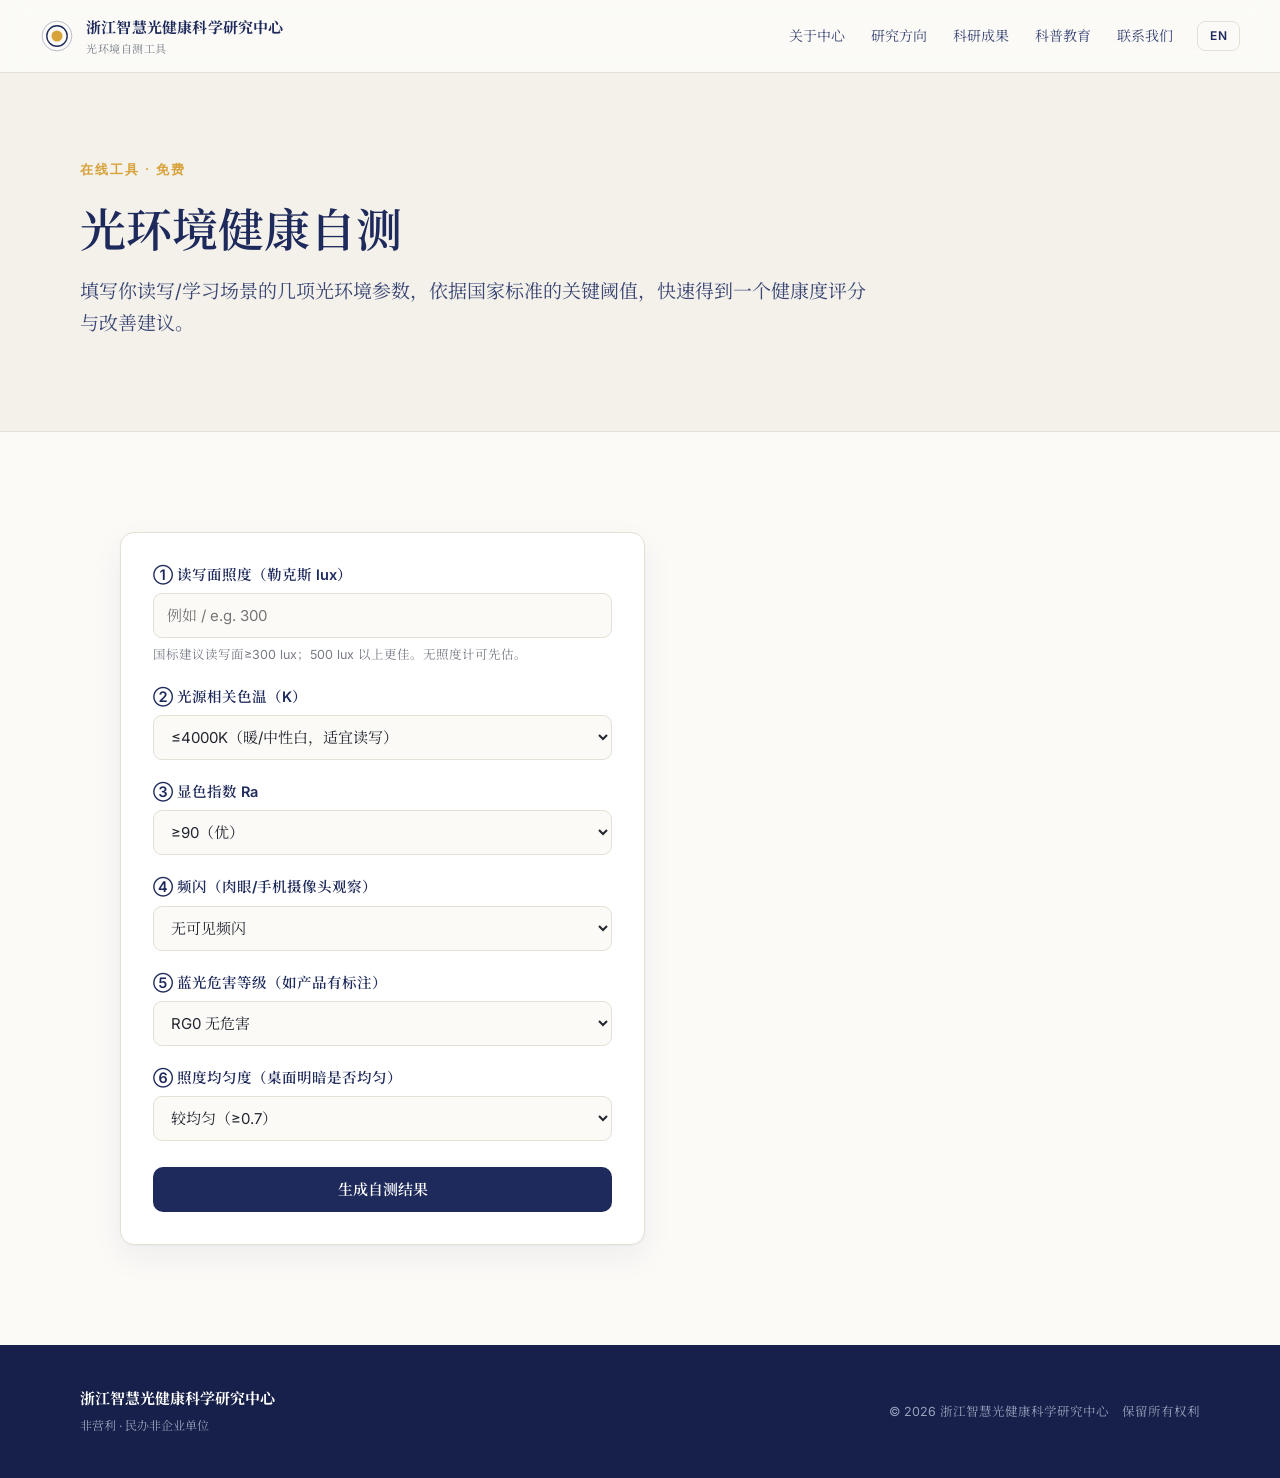
<file: zice.html>
<!DOCTYPE html>
<html lang="zh">
<head>
<meta charset="UTF-8">
<meta name="viewport" content="width=device-width, initial-scale=1.0">
<title data-zh="光环境健康自测 · 浙江智慧光健康科学研究中心" data-en="Light Environment Self-Check · Zhejiang Research Center for Smart Light and Health">光环境健康自测 · 浙江智慧光健康科学研究中心</title>
<meta name="description" data-zh="基于国家标准关键阈值的读写/护眼光环境快速自评工具，免费、科普性参考。" data-en="A free self-check of your reading/eye-care light environment, based on key thresholds from national standards.">
<link rel="preconnect" href="https://fonts.googleapis.com">
<link rel="preconnect" href="https://fonts.gstatic.com" crossorigin>
<link href="https://fonts.googleapis.com/css2?family=Inter:wght@400;500;600;700&family=Noto+Serif+SC:wght@500;600&display=swap" rel="stylesheet">
<link rel="stylesheet" href="css/styles.css">
<link rel="icon" href="data:image/svg+xml,%3Csvg xmlns='http://www.w3.org/2000/svg' viewBox='0 0 32 32'%3E%3Ccircle cx='16' cy='16' r='6' fill='%23d8a23a'/%3E%3Ccircle cx='16' cy='16' r='11' fill='none' stroke='%231f2a5c' stroke-width='1.5'/%3E%3Ccircle cx='16' cy='16' r='15' fill='none' stroke='%231f2a5c' stroke-width='1' opacity='0.4'/%3E%3C/svg%3E">
</head>
<body>

<header class="nav" id="top">
  <a class="brand" href="index.html">
    <span class="brand-mark" aria-hidden="true">
      <svg viewBox="0 0 40 40" width="34" height="34">
        <circle cx="20" cy="20" r="6.5" fill="var(--gold)"/>
        <circle cx="20" cy="20" r="12" fill="none" stroke="var(--ink)" stroke-width="1.6"/>
        <circle cx="20" cy="20" r="17.5" fill="none" stroke="var(--ink)" stroke-width="1" opacity="0.35"/>
      </svg>
    </span>
    <span class="brand-text">
      <strong data-zh="浙江智慧光健康科学研究中心" data-en="Smart Light &amp; Health">浙江智慧光健康科学研究中心</strong>
      <small data-zh="光环境自测工具" data-en="Light Environment Self-Check">光环境自测工具</small>
    </span>
  </a>
  <nav class="nav-links" id="navLinks">
    <a href="index.html#about" data-zh="关于中心" data-en="About">关于中心</a>
    <a href="index.html#research" data-zh="研究方向" data-en="Research">研究方向</a>
    <a href="chengguo.html" data-zh="科研成果" data-en="Output">科研成果</a>
    <a href="index.html#knowledge" data-zh="科普教育" data-en="Knowledge">科普教育</a>
    <a href="index.html#contact" data-zh="联系我们" data-en="Contact">联系我们</a>
  </nav>
  <div class="nav-actions">
    <button id="langToggle" class="lang-btn" aria-label="Switch language">EN</button>
    <button id="menuToggle" class="menu-btn" aria-label="Menu"><span></span><span></span><span></span></button>
  </div>
</header>

<section class="subhero">
  <div class="subhero-inner">
    <p class="eyebrow" data-zh="在线工具 · 免费" data-en="Online Tool · Free">在线工具 · 免费</p>
    <h1 data-zh="光环境健康自测" data-en="Light Environment Self-Check">光环境健康自测</h1>
    <p class="hero-sub" data-zh="填写你读写/学习场景的几项光环境参数，依据国家标准的关键阈值，快速得到一个健康度评分与改善建议。" data-en="Enter a few parameters of your reading/study lighting, and get a quick health score and improvement tips based on key thresholds from national standards.">填写你读写/学习场景的几项光环境参数，依据国家标准的关键阈值，快速得到一个健康度评分与改善建议。</p>
  </div>
</section>

<section class="block">
  <div class="tool-wrap">
    <form class="tool-form" id="zForm" autocomplete="off">
      <div class="field">
        <label data-zh="① 读写面照度（勒克斯 lux）" data-en="① Illuminance on the desk (lux)">① 读写面照度（勒克斯 lux）</label>
        <input type="number" id="lux" min="0" max="5000" step="10" placeholder="例如 / e.g. 300">
        <span class="hint" data-zh="国标建议读写面≥300 lux；500 lux 以上更佳。无照度计可先估。" data-en="Standards suggest ≥300 lux on the desk; 500+ is better. Estimate if you have no meter.">国标建议读写面≥300 lux；500 lux 以上更佳。无照度计可先估。</span>
      </div>
      <div class="field">
        <label data-zh="② 光源相关色温（K）" data-en="② Correlated color temperature (K)">② 光源相关色温（K）</label>
        <select id="cct">
          <option value="warm" data-zh="≤4000K（暖/中性白，适宜读写）" data-en="≤4000K (warm/neutral, good for reading)">≤4000K（暖/中性白，适宜读写）</option>
          <option value="mid" data-zh="4000–5000K（中性偏冷）" data-en="4000–5000K (neutral-cool)">4000–5000K（中性偏冷）</option>
          <option value="cool" data-zh="&gt;5000K（冷白，夜间不宜）" data-en="&gt;5000K (cool, not ideal at night)">&gt;5000K（冷白，夜间不宜）</option>
        </select>
      </div>
      <div class="field">
        <label data-zh="③ 显色指数 Ra" data-en="③ Color rendering index (Ra)">③ 显色指数 Ra</label>
        <select id="ra">
          <option value="high" data-zh="≥90（优）" data-en="≥90 (excellent)">≥90（优）</option>
          <option value="ok" data-zh="80–89（合格）" data-en="80–89 (acceptable)">80–89（合格）</option>
          <option value="low" data-zh="&lt;80 或不确定（偏低）" data-en="&lt;80 or unsure (low)">&lt;80 或不确定（偏低）</option>
        </select>
      </div>
      <div class="field">
        <label data-zh="④ 频闪（肉眼/手机摄像头观察）" data-en="④ Flicker (by eye / phone camera)">④ 频闪（肉眼/手机摄像头观察）</label>
        <select id="flick">
          <option value="none" data-zh="无可见频闪" data-en="No visible flicker">无可见频闪</option>
          <option value="slight" data-zh="轻微/偶见条纹" data-en="Slight / occasional stripes">轻微/偶见条纹</option>
          <option value="strong" data-zh="明显频闪/条纹" data-en="Obvious flicker / stripes">明显频闪/条纹</option>
        </select>
      </div>
      <div class="field">
        <label data-zh="⑤ 蓝光危害等级（如产品有标注）" data-en="⑤ Blue-light hazard group (if labeled)">⑤ 蓝光危害等级（如产品有标注）</label>
        <select id="blue">
          <option value="rg0" data-zh="RG0 无危害" data-en="RG0 — no hazard">RG0 无危害</option>
          <option value="rg1" data-zh="RG1 低危害" data-en="RG1 — low hazard">RG1 低危害</option>
          <option value="rg2" data-zh="RG2 及以上" data-en="RG2 or above">RG2 及以上</option>
          <option value="unknown" data-zh="不确定/无标注" data-en="Unsure / not labeled">不确定/无标注</option>
        </select>
      </div>
      <div class="field">
        <label data-zh="⑥ 照度均匀度（桌面明暗是否均匀）" data-en="⑥ Illuminance uniformity (evenness on desk)">⑥ 照度均匀度（桌面明暗是否均匀）</label>
        <select id="unif">
          <option value="good" data-zh="较均匀（≥0.7）" data-en="Fairly even (≥0.7)">较均匀（≥0.7）</option>
          <option value="poor" data-zh="明暗不均（&lt;0.7）" data-en="Uneven (&lt;0.7)">明暗不均（&lt;0.7）</option>
        </select>
      </div>
      <button type="submit" class="btn btn-primary" id="calcBtn" data-zh="生成自测结果" data-en="Get my result">生成自测结果</button>
    </form>

    <aside class="tool-result" id="result" hidden>
      <div class="score-ring" id="scoreRing">
        <span class="score-num" id="scoreNum">0</span>
        <span class="score-max">/100</span>
      </div>
      <h3 class="score-label" id="scoreLabel"></h3>
      <div class="dim-bars" id="dimBars"></div>
      <h4 class="tips-title" data-zh="改善建议" data-en="Suggestions" id="tipsTitle">改善建议</h4>
      <ul class="tips" id="tips"></ul>
      <p class="muted disc" id="disc"></p>
      <a class="btn btn-ghost" href="index.html#contact" id="ctaContact"></a>
    </aside>
  </div>
</section>

<footer class="footer">
  <div class="footer-inner">
    <div class="footer-brand">
      <strong data-zh="浙江智慧光健康科学研究中心" data-en="Zhejiang Research Center for Smart Light and Health">浙江智慧光健康科学研究中心</strong>
      <small data-zh="非营利 · 民办非企业单位" data-en="Non-profit research institution">非营利 · 民办非企业单位</small>
    </div>
    <p class="footer-copy">© <span id="year"></span> <span data-zh="浙江智慧光健康科学研究中心　保留所有权利" data-en="Zhejiang Research Center for Smart Light and Health. All rights reserved.">浙江智慧光健康科学研究中心　保留所有权利</span></p>
  </div>
</footer>

<script src="js/main.js"></script>
<script>
(function(){
  var L = function(){ return document.documentElement.lang === 'en' ? 'en' : 'zh'; };
  var T = {
    excellent:{zh:'优秀 · 光环境健康',en:'Excellent — healthy light'},
    good:{zh:'良好 · 小幅可优化',en:'Good — minor tweaks'},
    fair:{zh:'一般 · 建议改善',en:'Fair — worth improving'},
    poor:{zh:'需改善 · 影响用眼健康',en:'Needs work — may affect eye health'},
    visual:{zh:'光视觉健康',en:'Visual health'},
    safety:{zh:'光生物安全',en:'Photobiological safety'},
    rhythm:{zh:'昼夜节律',en:'Circadian'},
    disc:{zh:'本工具依据国标关键阈值做科普性自评，结果仅供参考，不能替代专业仪器测量。需要精确检测或合作，欢迎联系中心。',
          en:'This tool gives an educational self-assessment based on key national-standard thresholds. Results are indicative only and cannot replace instrument-based measurement. For accurate testing or collaboration, contact the Center.'},
    cta:{zh:'需要专业检测？联系我们 →',en:'Need professional testing? Contact us →'},
    tips:{
      lux:{zh:'读写面照度偏低，建议提升至 300 lux 以上（精读 500 lux 更佳）。',en:'Desk illuminance is low; raise it above 300 lux (500+ for close work).'},
      cctCool:{zh:'夜间读写建议色温≤4000K，过冷的白光会更强地抑制褪黑素、干扰节律。',en:'For night reading use ≤4000K; very cool light suppresses melatonin and disrupts the body clock more.'},
      cctMid:{zh:'色温略偏冷，夜间读写更建议选择≤4000K。',en:'Slightly cool; ≤4000K is preferable for night reading.'},
      ra:{zh:'显色指数偏低，建议选用 Ra≥80（理想 Ra≥90）的光源，使颜色更真实、用眼更舒适。',en:'Low color rendering; choose Ra≥80 (ideally ≥90) for truer colors and more comfortable viewing.'},
      flickStrong:{zh:'存在明显频闪，易致眼疲劳与头痛，建议更换为“无可视频闪”的灯具。',en:'Obvious flicker can cause eye strain and headaches; switch to a flicker-free luminaire.'},
      flickSlight:{zh:'有轻微频闪，建议选择标注“无可视频闪/无频闪”的产品。',en:'Slight flicker; prefer products labeled flicker-free.'},
      blue:{zh:'建议选择蓝光危害等级为 RG0（无危害）的产品，尤其儿童使用。',en:'Choose products rated RG0 (no blue-light hazard), especially for children.'},
      blueUnknown:{zh:'蓝光等级未标注，建议优先选购明确标注 RG0 的护眼产品。',en:'Blue-light group unlabeled; prefer products clearly rated RG0.'},
      unif:{zh:'桌面明暗不均，建议改善照度均匀度至 0.7 以上，减少视疲劳。',en:'Uneven desktop lighting; improve uniformity to ≥0.7 to reduce eye strain.'},
      none:{zh:'各项指标良好，请继续保持，并注意每用眼 20 分钟远眺放松。',en:'All indicators look good — keep it up, and rest your eyes (look far) every 20 minutes.'}
    }
  };

  var last = null;

  function compute(){
    var lux = parseFloat(document.getElementById('lux').value);
    if (isNaN(lux)) lux = 0;
    var cct = document.getElementById('cct').value;
    var ra = document.getElementById('ra').value;
    var flick = document.getElementById('flick').value;
    var blue = document.getElementById('blue').value;
    var unif = document.getElementById('unif').value;

    // 光视觉健康: 照度(20) + Ra(15) + 频闪(20) + 均匀度(10) = 65
    var sLux = lux>=500?20:(lux>=300?16:(lux>=200?10:4));
    var sRa = ra==='high'?15:(ra==='ok'?12:5);
    var sFlick = flick==='none'?20:(flick==='slight'?10:2);
    var sUnif = unif==='good'?10:4;
    var visual = sLux + sRa + sFlick + sUnif;          // /65
    // 昼夜节律: 色温(20)
    var sCct = cct==='warm'?20:(cct==='mid'?12:6);
    var rhythm = sCct;                                  // /20
    // 光生物安全: 蓝光(15)
    var sBlue = blue==='rg0'?15:(blue==='rg1'?9:(blue==='rg2'?3:6));
    var safety = sBlue;                                 // /15

    var total = visual + rhythm + safety;               // /100

    var tips = [];
    if (lux < 300) tips.push('lux');
    if (cct==='cool') tips.push('cctCool'); else if (cct==='mid') tips.push('cctMid');
    if (ra==='low') tips.push('ra');
    if (flick==='strong') tips.push('flickStrong'); else if (flick==='slight') tips.push('flickSlight');
    if (blue==='rg1'||blue==='rg2') tips.push('blue'); else if (blue==='unknown') tips.push('blueUnknown');
    if (unif==='poor') tips.push('unif');
    if (tips.length===0) tips.push('none');

    return {total:total, visual:visual, rhythm:rhythm, safety:safety, tips:tips};
  }

  function render(r){
    var lang = L();
    document.getElementById('result').hidden = false;
    document.getElementById('scoreNum').textContent = r.total;
    var label, color;
    if (r.total>=85){ label='excellent'; color='#3a9c6b'; }
    else if (r.total>=70){ label='good'; color='#d8a23a'; }
    else if (r.total>=55){ label='fair'; color='#e08a3a'; }
    else { label='poor'; color='#cf5b4e'; }
    document.getElementById('scoreLabel').textContent = T[label][lang];
    var ring = document.getElementById('scoreRing');
    ring.style.background = 'conic-gradient('+color+' '+(r.total*3.6)+'deg, #ece8de 0deg)';
    document.getElementById('scoreNum').style.color = color;

    var bars = [
      {k:'visual', v:r.visual, max:65},
      {k:'safety', v:r.safety, max:15},
      {k:'rhythm', v:r.rhythm, max:20}
    ];
    document.getElementById('dimBars').innerHTML = bars.map(function(b){
      var pct = Math.round(b.v/b.max*100);
      return '<div class="dim"><span class="dim-name">'+T[b.k][lang]+'</span>'+
             '<span class="dim-track"><span class="dim-fill" style="width:'+pct+'%"></span></span>'+
             '<span class="dim-pct">'+pct+'%</span></div>';
    }).join('');

    document.getElementById('tips').innerHTML = r.tips.map(function(k){
      return '<li>'+T.tips[k][lang]+'</li>';
    }).join('');
    document.getElementById('tipsTitle').textContent = (lang==='en'?'Suggestions':'改善建议');
    document.getElementById('disc').textContent = T.disc[lang];
    var cta = document.getElementById('ctaContact');
    cta.textContent = T.cta[lang];
  }

  document.getElementById('zForm').addEventListener('submit', function(e){
    e.preventDefault();
    last = compute();
    render(last);
    document.getElementById('result').scrollIntoView({behavior:'smooth', block:'nearest'});
  });
  // 语言切换时重渲染已有结果
  var lt = document.getElementById('langToggle');
  if (lt) lt.addEventListener('click', function(){ if(last) setTimeout(function(){render(last);},0); });
})();
</script>
</body>
</html>
</file>
<file: css/styles.css>
/* ===== 设计令牌 ===== */
:root{
  --ink:#1f2a5c;          /* 科研深靛蓝 */
  --ink-soft:#3a4575;
  --gold:#d8a23a;         /* 暖光金 */
  --gold-soft:#e9c884;
  --paper:#fbfaf7;        /* 暖白底 */
  --paper-2:#f3f1ea;      /* 次级底 */
  --line:#e4e0d6;
  --text:#22252e;
  --muted:#777b86;
  --maxw:1120px;
  --r:14px;
  --shadow:0 1px 2px rgba(31,42,92,.04), 0 12px 32px rgba(31,42,92,.06);
}

*{box-sizing:border-box;margin:0;padding:0}
html{scroll-behavior:smooth;scroll-padding-top:78px}
body{
  font-family:"Inter","Noto Serif SC",system-ui,-apple-system,"PingFang SC","Microsoft YaHei",sans-serif;
  color:var(--text);background:var(--paper);line-height:1.7;
  -webkit-font-smoothing:antialiased;
}
h1,h2,h3,h4{font-family:"Noto Serif SC","Inter",serif;color:var(--ink);line-height:1.3;font-weight:600}
a{color:inherit;text-decoration:none}
img,svg{display:block}
.muted{color:var(--muted)}

/* ===== 导航 ===== */
.nav{
  position:sticky;top:0;z-index:50;
  display:flex;align-items:center;gap:24px;
  padding:14px clamp(18px,4vw,40px);
  background:rgba(251,250,247,.82);backdrop-filter:blur(12px);
  border-bottom:1px solid var(--line);
}
.brand{display:flex;align-items:center;gap:12px;margin-right:auto}
.brand-mark{display:flex}
.brand-text strong{display:block;font-size:15px;color:var(--ink);font-family:"Noto Serif SC",serif;letter-spacing:.2px}
.brand-text small{display:block;font-size:11px;color:var(--muted);letter-spacing:.5px}
.nav-links{display:flex;gap:26px}
.nav-links a{font-size:14px;color:var(--ink-soft);position:relative;padding:4px 0;transition:color .2s}
.nav-links a:hover{color:var(--gold)}
.nav-links a::after{content:"";position:absolute;left:0;bottom:-2px;width:0;height:1.5px;background:var(--gold);transition:width .25s}
.nav-links a:hover::after{width:100%}
.nav-actions{display:flex;align-items:center;gap:12px}
.lang-btn{
  border:1px solid var(--line);background:transparent;color:var(--ink);
  font:600 12px/1 "Inter";letter-spacing:.5px;padding:8px 12px;border-radius:8px;cursor:pointer;transition:.2s;
}
.lang-btn:hover{border-color:var(--gold);color:var(--gold)}
.menu-btn{display:none;flex-direction:column;gap:4px;background:none;border:none;cursor:pointer;padding:6px}
.menu-btn span{width:22px;height:2px;background:var(--ink);border-radius:2px;transition:.25s}

/* ===== 首屏 ===== */
.hero{position:relative;overflow:hidden;padding:clamp(70px,12vw,130px) clamp(18px,4vw,40px) clamp(50px,8vw,90px)}
.hero-glow{
  position:absolute;top:-30%;right:-10%;width:60vw;height:60vw;max-width:760px;max-height:760px;
  background:radial-gradient(circle, rgba(216,162,58,.20) 0%, rgba(216,162,58,.06) 40%, transparent 68%);
  border-radius:50%;pointer-events:none;
}
.hero-glow::after{
  content:"";position:absolute;inset:18%;border-radius:50%;
  border:1px solid rgba(31,42,92,.10);box-shadow:0 0 0 40px rgba(31,42,92,.04), 0 0 0 90px rgba(31,42,92,.025);
}
.hero-inner{position:relative;max-width:var(--maxw);margin:0 auto}
.eyebrow{font:600 13px/1 "Inter";letter-spacing:2px;text-transform:uppercase;color:var(--gold);margin-bottom:22px}
.hero h1{font-size:clamp(32px,5.6vw,58px);max-width:14em;margin-bottom:24px;letter-spacing:.5px}
.hero-sub{font-size:clamp(15px,1.8vw,19px);color:var(--ink-soft);max-width:42em;margin-bottom:34px}
.hero-cta{display:flex;gap:14px;flex-wrap:wrap}
.btn{display:inline-flex;align-items:center;font:600 15px/1 "Inter","Noto Serif SC";padding:14px 26px;border-radius:10px;transition:.22s;border:1px solid transparent}
.btn-primary{background:var(--ink);color:#fff}
.btn-primary:hover{background:#16204a;transform:translateY(-1px)}
.btn-ghost{border-color:var(--ink);color:var(--ink)}
.btn-ghost:hover{background:var(--ink);color:#fff}

/* ===== 三大价值 ===== */
.pillars{
  max-width:var(--maxw);margin:0 auto;padding:0 clamp(18px,4vw,40px) clamp(40px,7vw,80px);
  display:grid;grid-template-columns:repeat(3,1fr);gap:24px;
}
.pillar{padding:30px;background:#fff;border:1px solid var(--line);border-radius:var(--r);box-shadow:var(--shadow)}
.pillar-no{font:700 13px/1 "Inter";color:var(--gold);letter-spacing:1px}
.pillar h3{font-size:20px;margin:14px 0 10px}
.pillar p{font-size:14.5px;color:var(--ink-soft)}

/* ===== 通用区块 ===== */
.block{max-width:var(--maxw);margin:0 auto;padding:clamp(54px,9vw,100px) clamp(18px,4vw,40px)}
.block.alt{max-width:none;background:var(--paper-2);border-block:1px solid var(--line)}
.block.alt > *{max-width:var(--maxw);margin-inline:auto}
.block-head{margin-bottom:44px;max-width:44em}
.kicker{font:600 12px/1 "Inter";letter-spacing:2px;text-transform:uppercase;color:var(--gold);margin-bottom:14px}
.block-head h2{font-size:clamp(24px,3.4vw,36px)}
.block-intro{margin-top:16px;font-size:16px;color:var(--ink-soft)}

/* 学术带头人 */
.leader{display:grid;grid-template-columns:260px 1fr;gap:48px;align-items:start}
.leader-id{text-align:center;padding:30px;background:#fff;border:1px solid var(--line);border-radius:var(--r);box-shadow:var(--shadow)}
.leader-avatar{display:inline-flex;margin-bottom:16px}
.leader-id h3{font-size:22px;margin-bottom:8px}
.leader-role{font-size:13px;color:var(--muted);line-height:1.5}
.leader-cv{list-style:none;display:flex;flex-direction:column;gap:14px}
.leader-cv li{position:relative;padding-left:24px;font-size:15px;color:var(--ink-soft);line-height:1.65}
.leader-cv li::before{content:"";position:absolute;left:0;top:11px;width:8px;height:8px;border-radius:50%;background:var(--gold)}
.team-title{margin:48px 0 22px;font-size:20px;padding-top:32px;border-top:1px solid var(--line)}
.team-grid{display:grid;grid-template-columns:repeat(2,1fr);gap:24px}
.member{padding:28px;background:#fff;border:1px solid var(--line);border-radius:var(--r);box-shadow:var(--shadow)}
.member-avatar{display:inline-flex;margin-bottom:14px}
.member h4{font-size:18px;margin-bottom:6px}
.member-role{font-size:13px;margin-bottom:10px}
.member-bio{font-size:14px;line-height:1.6}
.member-cv{list-style:none;display:flex;flex-direction:column;gap:10px;margin-top:4px}
.member-cv li{position:relative;padding-left:18px;font-size:13.5px;color:var(--ink-soft);line-height:1.6}
.member-cv li::before{content:"";position:absolute;left:0;top:9px;width:6px;height:6px;border-radius:50%;background:var(--gold)}
.pub-items{list-style:none;display:flex;flex-direction:column;gap:12px}
.pub-items li{position:relative;padding-left:18px;font-size:14px;color:var(--ink-soft);line-height:1.6}
.pub-items li::before{content:"—";position:absolute;left:0;color:var(--gold)}

/* 关于 */
.about-grid{display:grid;grid-template-columns:1.6fr 1fr;gap:48px;align-items:start}
.about-text p{font-size:16px;color:var(--ink-soft);margin-bottom:18px}
.stat-list{list-style:none;display:flex;flex-direction:column;gap:18px}
.stat-list li{display:flex;flex-direction:column;padding:18px 22px;background:#fff;border:1px solid var(--line);border-radius:var(--r);border-left:3px solid var(--gold)}
.stat-list strong{font:600 22px/1.2 "Noto Serif SC";color:var(--ink)}
.stat-list span{font-size:13px;color:var(--muted);margin-top:4px}

/* 研究方向卡片 */
.cards{display:grid;grid-template-columns:repeat(2,1fr);gap:24px}
.card{padding:32px;background:#fff;border:1px solid var(--line);border-radius:var(--r);transition:.25s;box-shadow:var(--shadow)}
.card:hover{transform:translateY(-3px);border-color:var(--gold-soft)}
.card-icon{display:inline-flex;color:var(--ink);width:46px;height:46px;margin-bottom:18px}
.card-icon svg{width:46px;height:46px}
.card h3{font-size:19px;margin-bottom:10px}
.card p{font-size:14.5px;color:var(--ink-soft)}

/* 科研成果 */
.pub-grid{display:grid;grid-template-columns:repeat(3,1fr);gap:24px}
.pub-col{padding:28px;border:1px solid var(--line);border-radius:var(--r);background:#fff}
.pub-col h4{font-size:17px;margin-bottom:10px;padding-bottom:10px;border-bottom:1px solid var(--line)}
.pub-col p{font-size:14px}

/* 科普 */
.know-list{display:grid;grid-template-columns:repeat(auto-fit,minmax(240px,1fr));gap:24px}
.know-item{display:flex;flex-direction:column;padding:26px;background:#fff;border:1px solid var(--line);border-radius:var(--r);transition:.25s}
.know-item:hover{transform:translateY(-3px);box-shadow:var(--shadow);border-color:var(--gold-soft)}
.know-tag{display:inline-block;align-self:flex-start;font:600 11px/1 "Inter";letter-spacing:.5px;color:var(--gold);background:rgba(216,162,58,.12);padding:5px 10px;border-radius:20px;margin-bottom:14px}
.know-item h4{font-size:17px;margin-bottom:10px;line-height:1.45}
.know-item p{font-size:13.5px;color:var(--ink-soft);line-height:1.65}
.know-src{margin-top:14px;font:600 12px/1.4 "Inter","Noto Serif SC";color:var(--muted)}
.know-item:hover .know-src{color:var(--gold)}

/* 趣味实验室入口 */
.funlab{display:flex;align-items:center;justify-content:space-between;gap:30px;flex-wrap:wrap;
  margin-top:28px;padding:34px clamp(24px,4vw,44px);border-radius:var(--r);
  background:linear-gradient(120deg,#16204a 0%,var(--ink) 100%);
  position:relative;overflow:hidden;transition:.25s}
.funlab::before{content:"";position:absolute;top:-40%;right:-6%;width:320px;height:320px;border-radius:50%;
  background:radial-gradient(circle,rgba(216,162,58,.30),transparent 65%);pointer-events:none}
.funlab:hover{transform:translateY(-3px)}
.funlab-text{position:relative;max-width:46em}
.funlab-text .know-tag{background:rgba(216,162,58,.2);color:var(--gold-soft)}
.funlab-text h3{color:#fff;font-size:clamp(20px,2.4vw,26px);margin-bottom:10px}
.funlab-text p{color:#cfd4e6;font-size:15px;line-height:1.65}
.funlab-cta{position:relative;flex-shrink:0;font:600 15px/1 "Inter","Noto Serif SC";
  color:var(--ink);background:var(--gold-soft);padding:15px 26px;border-radius:10px;transition:.2s}
.funlab:hover .funlab-cta{background:#fff}

/* 订阅公众号 */
.subscribe{display:flex;align-items:center;gap:30px;flex-wrap:wrap;
  margin-top:24px;padding:30px clamp(24px,4vw,40px);
  background:#fff;border:1px solid var(--line);border-radius:var(--r);box-shadow:var(--shadow)}
.subscribe-qr{flex-shrink:0;display:flex;flex-direction:column;align-items:center;justify-content:center;gap:10px;
  width:148px;height:148px;border:1.5px dashed var(--gold-soft);border-radius:12px;
  color:var(--ink);background:var(--paper)}
.subscribe-qr span{font-size:11px;color:var(--muted);letter-spacing:.5px}
.subscribe-text{flex:1;min-width:240px}
.subscribe-text h3{font-size:clamp(18px,2.2vw,22px);margin-bottom:10px}
.subscribe-text p{font-size:14.5px;color:var(--ink-soft);line-height:1.65}

/* 合作 */
.collab-grid{display:grid;grid-template-columns:repeat(3,1fr);gap:24px}
.collab-card{padding:30px;border:1px solid var(--line);border-radius:var(--r);background:#fff}
.collab-card h4{font-size:18px;margin-bottom:10px}
.collab-card p{font-size:14.5px;color:var(--ink-soft)}

/* 新闻 */
.news-list{list-style:none;display:flex;flex-direction:column}
.news-list li{display:flex;gap:24px;align-items:baseline;padding:20px 4px;border-bottom:1px solid var(--line);font-size:16px;color:var(--ink-soft);transition:.2s}
.news-list li:hover{padding-left:12px;color:var(--ink)}
.news-date{font:600 13px/1 "Inter";color:var(--gold);min-width:92px;letter-spacing:.5px}
.news-text{flex:1}
.news-link{color:inherit;transition:color .2s}
.news-link:hover{color:var(--gold)}
.news-link::after{content:"↗";margin-left:7px;font-size:13px;color:var(--gold);opacity:.8}

/* 联系 */
.contact{background:var(--ink);color:#eef0f7;border-radius:0}
.contact .kicker{color:var(--gold-soft)}
.contact h2{color:#fff}
.contact-grid{display:grid;grid-template-columns:1.2fr 1fr;gap:48px}
.contact-info p{margin-bottom:12px;font-size:15px}
.contact-info .muted{color:#aab0c8}
.contact-join{padding:28px;border:1px solid rgba(255,255,255,.16);border-radius:var(--r);background:rgba(255,255,255,.04)}
.contact-join h4{color:#fff;font-size:18px;margin-bottom:12px}
.contact-join p{font-size:14.5px;color:#cfd4e6}

/* 页脚 */
.footer{background:#16204a;color:#cfd4e6;padding:40px clamp(18px,4vw,40px)}
.footer-inner{max-width:var(--maxw);margin:0 auto;display:flex;justify-content:space-between;align-items:center;flex-wrap:wrap;gap:16px}
.footer-brand strong{display:block;color:#fff;font-family:"Noto Serif SC",serif;font-size:15px}
.footer-brand small{color:#9aa1bd;font-size:12px}
.footer-copy{font-size:12.5px;color:#9aa1bd}

/* ===== 子页头部 ===== */
.subhero{position:relative;overflow:hidden;padding:clamp(50px,8vw,90px) clamp(18px,4vw,40px) clamp(36px,5vw,56px);background:var(--paper-2);border-bottom:1px solid var(--line)}
.subhero-inner{max-width:var(--maxw);margin:0 auto}
.subhero h1{font-size:clamp(28px,4.4vw,46px);margin-bottom:18px;max-width:18em}
.crumb{margin-bottom:18px;font-size:14px}
.crumb a{color:var(--muted)}
.crumb a:hover{color:var(--gold)}
.nav-links a.active{color:var(--gold)}
.nav-links a.active::after{width:100%}

/* ===== 折叠成果列表 ===== */
.acc{display:flex;flex-direction:column;gap:14px;max-width:var(--maxw);margin-inline:auto}
.acc-item{background:#fff;border:1px solid var(--line);border-radius:var(--r);overflow:hidden}
.acc-item summary{display:flex;align-items:center;gap:16px;padding:20px 24px;cursor:pointer;list-style:none;transition:background .2s}
.acc-item summary::-webkit-details-marker{display:none}
.acc-item summary::after{content:"+";margin-left:auto;font:300 24px/1 "Inter";color:var(--gold);transition:transform .2s}
.acc-item[open] summary::after{content:"–"}
.acc-item summary:hover{background:var(--paper)}
.acc-no{flex-shrink:0;min-width:46px;text-align:center;font:600 12px/1 "Inter";letter-spacing:.5px;color:var(--gold);background:rgba(216,162,58,.12);padding:7px 8px;border-radius:6px}
.acc-t{font-family:"Noto Serif SC",serif;font-size:16px;color:var(--ink);font-weight:600}
.acc-body{padding:4px 24px 22px 86px}
.acc-body p{font-size:14.5px;color:var(--ink-soft);line-height:1.65;margin-bottom:10px}
.acc-links{display:flex;gap:22px;flex-wrap:wrap;font:600 14px/1 "Inter","Noto Serif SC"}
.acc-links a{color:var(--gold)}
.acc-links a:hover{text-decoration:underline}

/* ===== 成果详情页 ===== */
.detail-grid{display:grid;grid-template-columns:1fr 320px;gap:48px;max-width:var(--maxw);margin-inline:auto;align-items:start}
.detail-main h2{font-size:22px;margin:28px 0 12px}
.detail-main h2:first-child{margin-top:0}
.detail-main p{font-size:16px;color:var(--ink-soft);line-height:1.8}
.detail-side{padding:28px;background:var(--paper-2);border:1px solid var(--line);border-radius:var(--r);position:sticky;top:90px}
.detail-side h3{font-size:17px;margin-bottom:16px}
.fact{display:grid;grid-template-columns:1fr;gap:2px;margin-bottom:22px}
.fact dt{font:600 12px/1.4 "Inter";letter-spacing:.5px;color:var(--gold);margin-top:12px}
.fact dd{font-size:14.5px;color:var(--ink);line-height:1.5}

/* ===== 活动与参与 ===== */
.engage-grid{display:grid;grid-template-columns:repeat(2,1fr);gap:24px;margin-bottom:28px}
.engage-card{padding:32px;background:#fff;border:1px solid var(--line);border-radius:var(--r);box-shadow:var(--shadow)}
.engage-card .know-tag{margin-bottom:14px}
.engage-card h3{font-size:20px;margin-bottom:10px}
.engage-card p{font-size:14.5px;color:var(--ink-soft);line-height:1.65}
.engage-cta{display:flex;align-items:center;justify-content:space-between;gap:24px;flex-wrap:wrap;padding:30px clamp(24px,4vw,40px);border:1px solid var(--line);border-radius:var(--r);background:var(--paper-2)}
.engage-cta p{font-size:15px;color:var(--ink-soft);max-width:40em}
.engage-cta strong{display:block;font-family:"Noto Serif SC",serif;font-size:19px;color:var(--ink);margin-bottom:6px}

/* ===== 文献/专利引用列表 ===== */
.reflist{list-style:none;display:flex;flex-direction:column;gap:16px;max-width:var(--maxw);margin-inline:auto}
.reflist li{padding:20px 24px;background:#fff;border:1px solid var(--line);border-left:3px solid var(--gold);border-radius:10px;transition:.2s}
.reflist li:hover{box-shadow:var(--shadow);transform:translateX(2px)}
.ref-title{display:block;font:600 15.5px/1.5 "Inter","Noto Serif SC";color:var(--ink)}
.ref-title:hover{color:var(--gold)}
.ref-note{display:block;margin-top:6px;font-size:13.5px;color:var(--muted);line-height:1.55}

/* ===== 自测工具 ===== */
.tool-wrap{display:grid;grid-template-columns:1.05fr .95fr;gap:40px;max-width:var(--maxw);margin-inline:auto;align-items:start}
.tool-form{display:flex;flex-direction:column;gap:22px;padding:32px;background:#fff;border:1px solid var(--line);border-radius:var(--r);box-shadow:var(--shadow)}
.field{display:flex;flex-direction:column;gap:8px}
.field label{font:600 14.5px/1.4 "Inter","Noto Serif SC";color:var(--ink)}
.field input,.field select{font:400 15px/1.4 "Inter","Noto Serif SC";color:var(--text);padding:11px 13px;border:1px solid var(--line);border-radius:9px;background:var(--paper);transition:.2s}
.field input:focus,.field select:focus{outline:none;border-color:var(--gold);background:#fff}
.field .hint{font-size:12.5px;color:var(--muted);line-height:1.5}
.tool-form .btn{margin-top:4px;justify-content:center}

.tool-result{padding:32px;background:var(--ink);color:#eef0f7;border-radius:var(--r);position:sticky;top:90px}
.score-ring{position:relative;width:140px;height:140px;border-radius:50%;margin:0 auto 18px;background:#ece8de;display:flex;flex-direction:column;align-items:center;justify-content:center}
.score-ring::after{content:"";position:absolute;inset:14px;background:var(--ink);border-radius:50%;z-index:0}
.score-num{position:relative;z-index:1;font:700 40px/1 "Inter";color:#fff}
.score-max{position:relative;z-index:1;font:600 12px/1.2 "Inter";color:#aab0c8;margin-top:3px;letter-spacing:.5px}
.score-label{text-align:center;color:#fff;font-size:19px;margin-bottom:22px}
.dim-bars{display:flex;flex-direction:column;gap:12px;margin-bottom:24px}
.dim{display:grid;grid-template-columns:84px 1fr 42px;align-items:center;gap:10px;font-size:13px}
.dim-name{color:#cfd4e6}
.dim-track{height:8px;background:rgba(255,255,255,.14);border-radius:6px;overflow:hidden}
.dim-fill{display:block;height:100%;background:var(--gold-soft);border-radius:6px;transition:width .5s}
.dim-pct{text-align:right;color:#aab0c8;font-weight:600}
.tips-title{color:#fff;font-size:16px;margin-bottom:10px}
.tips{list-style:none;display:flex;flex-direction:column;gap:10px;margin-bottom:18px}
.tips li{position:relative;padding-left:18px;font-size:14px;color:#dfe3f0;line-height:1.6}
.tips li::before{content:"";position:absolute;left:0;top:8px;width:7px;height:7px;border-radius:50%;background:var(--gold)}
.tool-result .disc{color:#9aa1bd;font-size:12.5px;line-height:1.6;margin-bottom:18px}
.tool-result .btn-ghost{border-color:rgba(255,255,255,.4);color:#fff;width:100%;justify-content:center}
.tool-result .btn-ghost:hover{background:#fff;color:var(--ink)}

/* ===== 招牌框架页：三维度 ===== */
.dimblock{display:grid;grid-template-columns:84px 1fr;gap:30px;max-width:var(--maxw);margin-inline:auto;align-items:start}
.dimnum span{display:flex;align-items:center;justify-content:center;width:64px;height:64px;border-radius:50%;border:1.5px solid var(--gold);color:var(--gold);font:700 23px/1 "Inter"}
.dimbody h2{font-size:clamp(22px,3vw,30px);margin-bottom:6px}
.dim-q{font:600 17px/1.5 "Noto Serif SC",serif;color:var(--ink);margin:2px 0 14px}
.dimbody>p{font-size:16px;color:var(--ink-soft);line-height:1.8;margin-bottom:14px;max-width:46em}
.dim-points{list-style:none;display:flex;flex-direction:column;gap:10px;margin-top:4px}
.dim-points li{position:relative;padding-left:20px;font-size:14.5px;color:var(--ink-soft);line-height:1.65;max-width:48em}
.dim-points li::before{content:"";position:absolute;left:0;top:9px;width:7px;height:7px;border-radius:50%;background:var(--gold)}

/* ===== 选购指南页 ===== */
.guide{max-width:var(--maxw);margin:0 auto 40px}
.guide h2{font-size:clamp(19px,2.6vw,25px);margin-bottom:20px;padding-bottom:12px;border-bottom:2px solid var(--gold-soft)}
.check{list-style:none;display:flex;flex-direction:column;gap:14px}
.check li{display:flex;gap:14px;align-items:flex-start;font-size:15px;color:var(--ink-soft);line-height:1.6}
.check .ck{flex-shrink:0;width:20px;height:20px;border:1.6px solid var(--gold);border-radius:5px;margin-top:2px;background:#fff}
.disc-note{max-width:var(--maxw);margin:10px auto 0;font-size:13px;line-height:1.6}
@media print{
  .noprint{display:none !important}
  body{background:#fff;color:#000}
  .block{padding:8px 16px}
  .guide{break-inside:avoid;margin-bottom:24px}
  .guide h2{color:#1f2a5c}
  .check li{color:#222}
  .check .ck{border-color:#666}
  a{color:#000;text-decoration:none}
}

/* ===== 响应式 ===== */
@media(max-width:860px){
  .nav-links{
    position:fixed;top:62px;left:0;right:0;flex-direction:column;gap:0;
    background:var(--paper);border-bottom:1px solid var(--line);
    padding:8px clamp(18px,4vw,40px);transform:translateY(-130%);transition:transform .3s;
  }
  .nav-links.open{transform:translateY(0);box-shadow:var(--shadow)}
  .nav-links a{padding:14px 0;border-bottom:1px solid var(--line)}
  .menu-btn{display:flex}
  .pillars,.cards,.pub-grid,.know-list,.collab-grid{grid-template-columns:1fr}
  .about-grid,.contact-grid,.leader,.team-grid,.detail-grid,.engage-grid,.tool-wrap,.dimblock{grid-template-columns:1fr;gap:28px}
  .detail-side,.tool-result{position:static}
  .acc-body{padding-left:24px}
}
</file>
